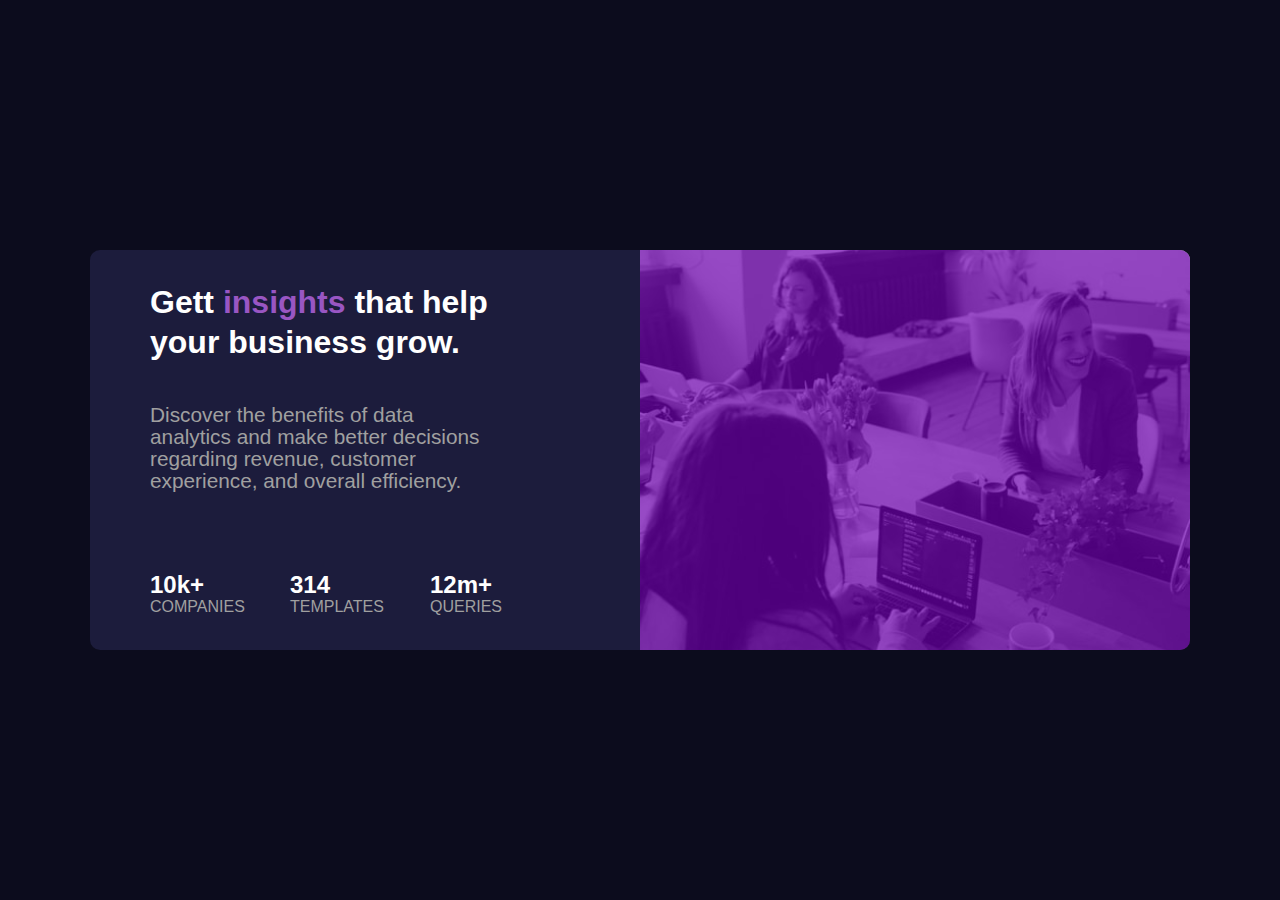
<file: index.html>
<!DOCTYPE html>
<html lang="en">

<head>
    <meta charset="UTF-8">
    <meta http-equiv="X-UA-Compatible" content="IE=edge">
    <meta name="viewport" content="width=device-width, initial-scale=1.0">
    <title>Card test</title>
    <link rel="stylesheet" href="style.css">
</head>

<body>
    <div class="container">
        <section class="card">
            <div class="left_column">
                <header>
                    <h2 id="title_card">Gett<span class="span"> insights </span>that help<br>your business grow.</h2>
                </header>
                <section class="card_details">
                    <p class="text_card">Discover the benefits of data analytics and make better decisions regarding
                        revenue, customer
                        experience, and overall efficiency. </p>
                </section>
                <footer class="footer_card">
                    <div class="footer_text_stats">
                        <p class="stats">10k+</p>
                        <p class="text_card_footer">COMPANIES</p>
                    </div>
                    <div class="footer_text_stats">
                        <p class="stats">314</p>
                        <p class="text_card_footer">TEMPLATES</p>
                    </div>
                    <div class="footer_text_stats">
                        <p class="stats">12m+</p>
                        <p class="text_card_footer">QUERIES</p>
                    </div>
                </footer>
            </div>
            <div class="rigth_column">
                
            </div>
        </section>
    </div>
</body>

</html>
</file>
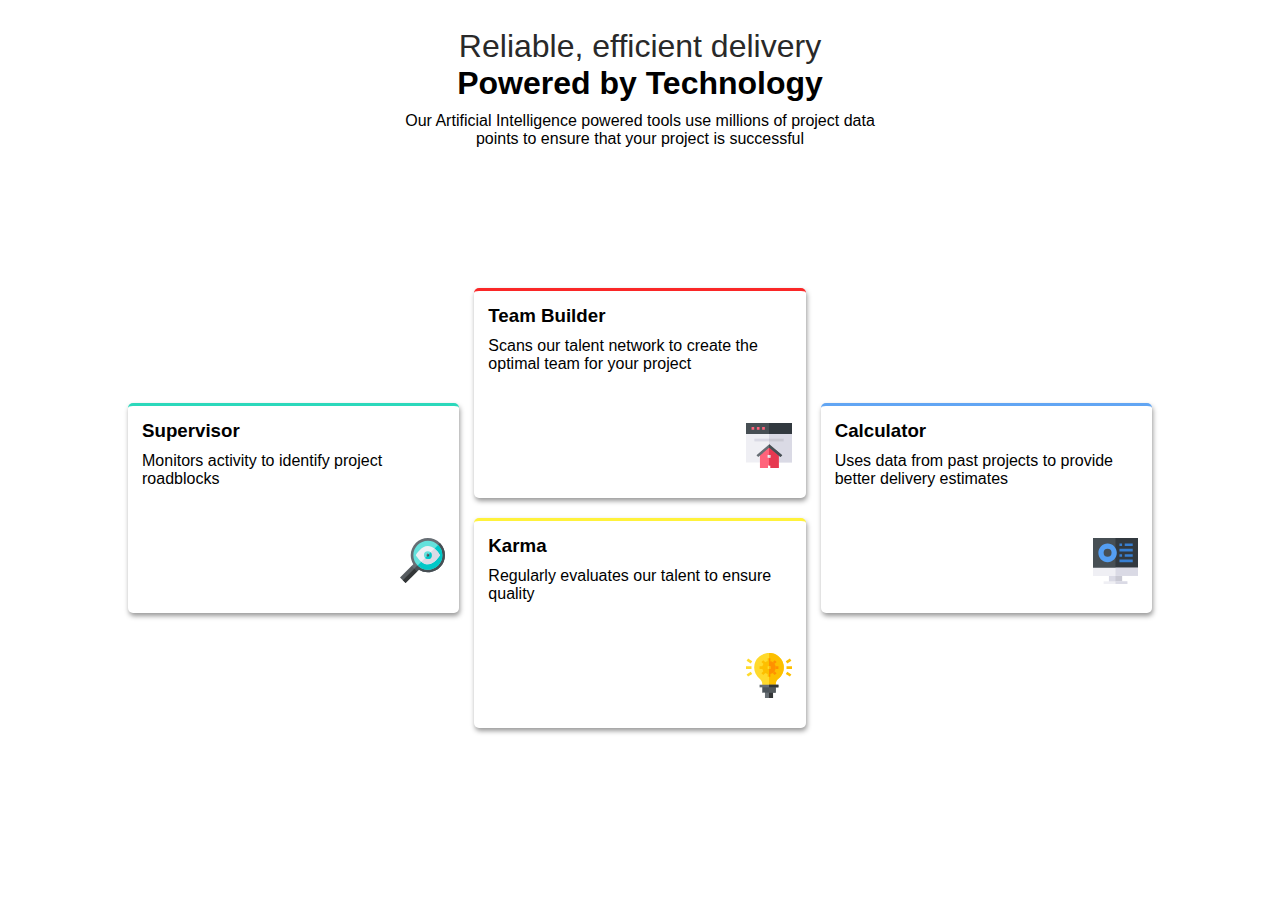
<file: card-four-components/index.html>
<!DOCTYPE html>
<html lang="en">

<head>
    <meta charset="UTF-8">
    <meta http-equiv="X-UA-Compatible" content="IE=edge">
    <meta name="viewport" content="width=device-width, initial-scale=1.0">
    <title>Cart 4 components</title>
    <link rel="stylesheet" href="style.css">
</head>

<body>
    <header>
        <h1>
            <span class="title_ligth">Reliable, efficient delivery</span><br>
            <span class="title_bold">Powered by Technology</span>
        </h1>
        <p class="subtitle">Our Artificial Intelligence powered tools use millions of project data<br>points to ensure that
            your project is successful
        </p>
    </header>
    <!-- container cards -->
    <section class="container">
        <!-- first column -->
        <div class="first_column">
            <section class="supervisor height_box">
                <h3>Supervisor</h3>
                <p>Monitors activity to identify project<br>roadblocks</p>
                <img src="images/icon-supervisor.svg" alt="">
            </section>
        </div>
        <!-- second column -->
        <div class="second_column">
            <section class="team_builder height_box">
                <h3>Team Builder</h3>
                <p>Scans our talent network to create the<br>optimal team for your project</p>
                <img src="images/icon-team-builder.svg" alt="">
            </section>

            <div class="second_column">
                <section class="karma height_box">
                    <h3>Karma</h3>
                    <p>Regularly evaluates our talent to ensure<br>quality</p>
                    <img src="images/icon-karma.svg" alt="">
                </section>
            </div>

        </div>

        <!-- three column -->
        <div class="three_column">
            <section class="calculator height_box">
                <h3>Calculator</h3>
                <p>Uses data from past projects to provide<br>better delivery estimates</p>
                <img src="images/icon-calculator.svg" alt="">
            </section>
        </div>
    </section>
</body>

</html>
</file>
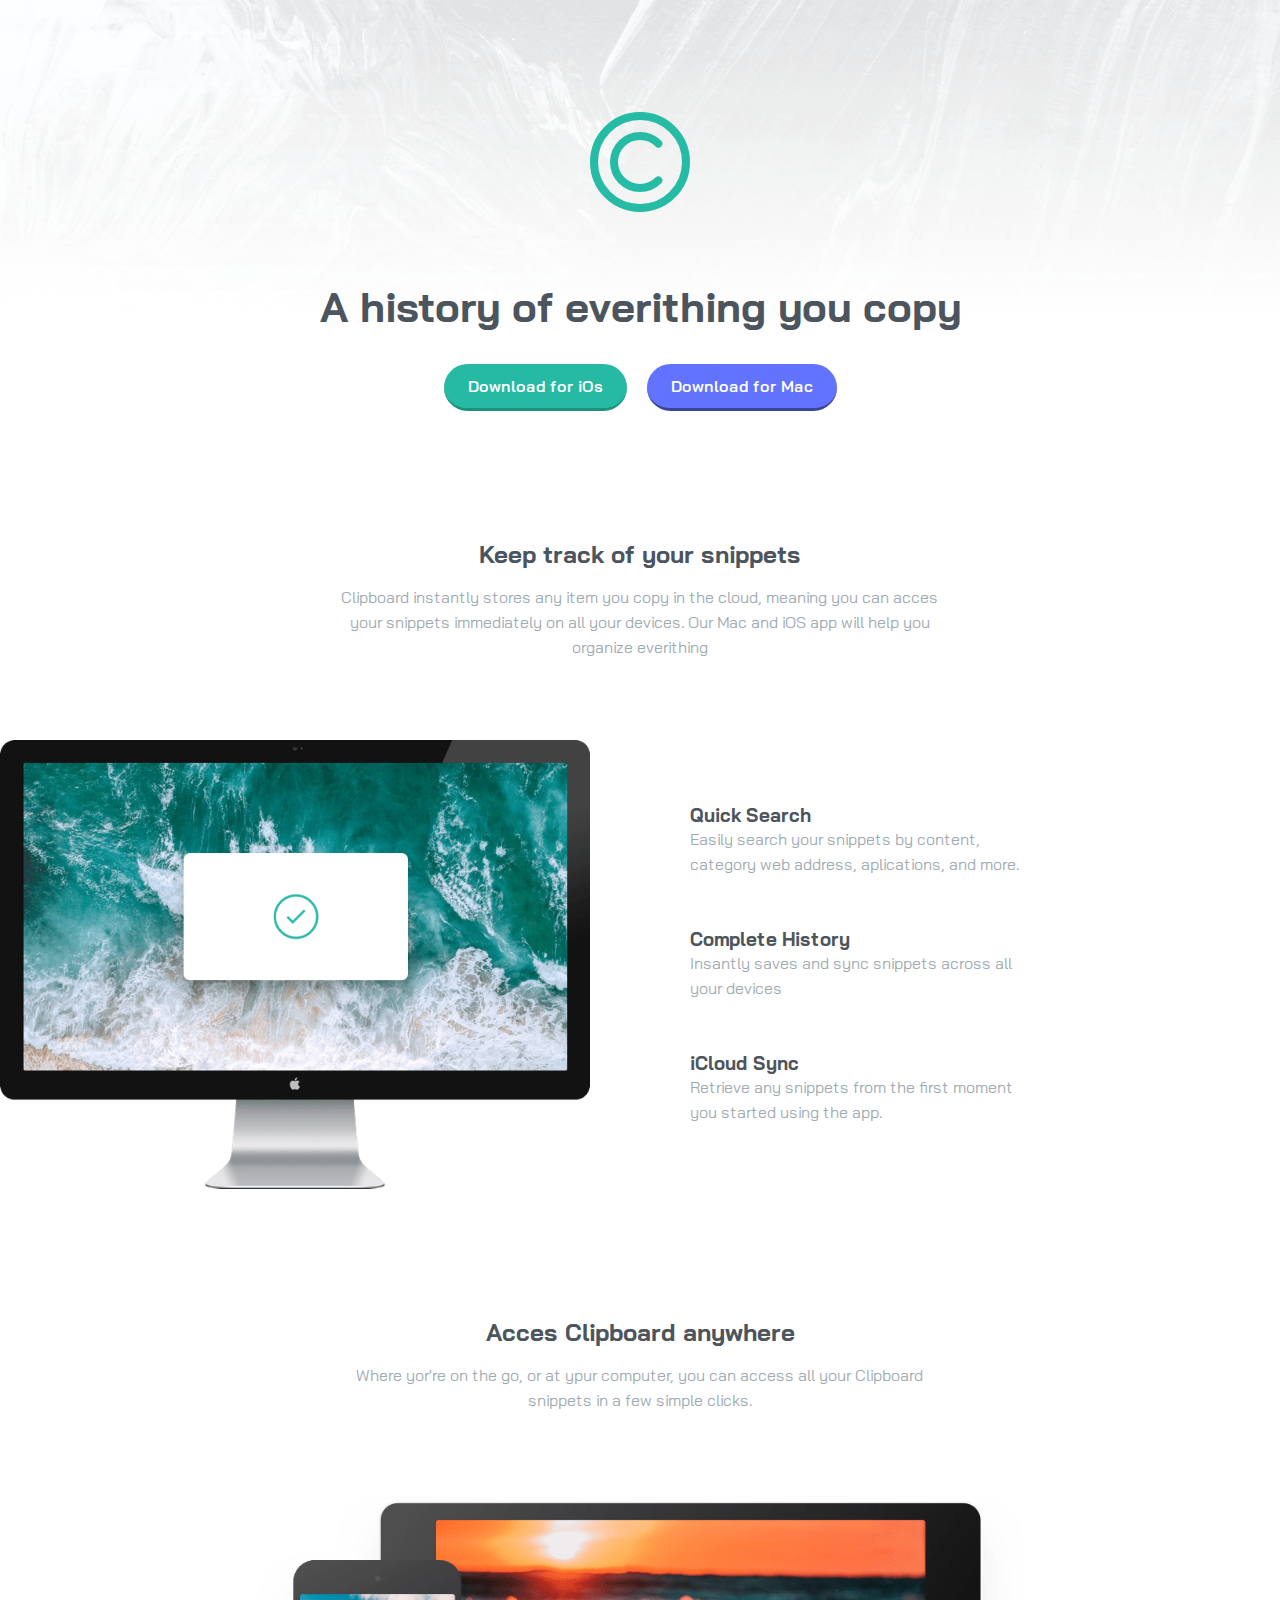
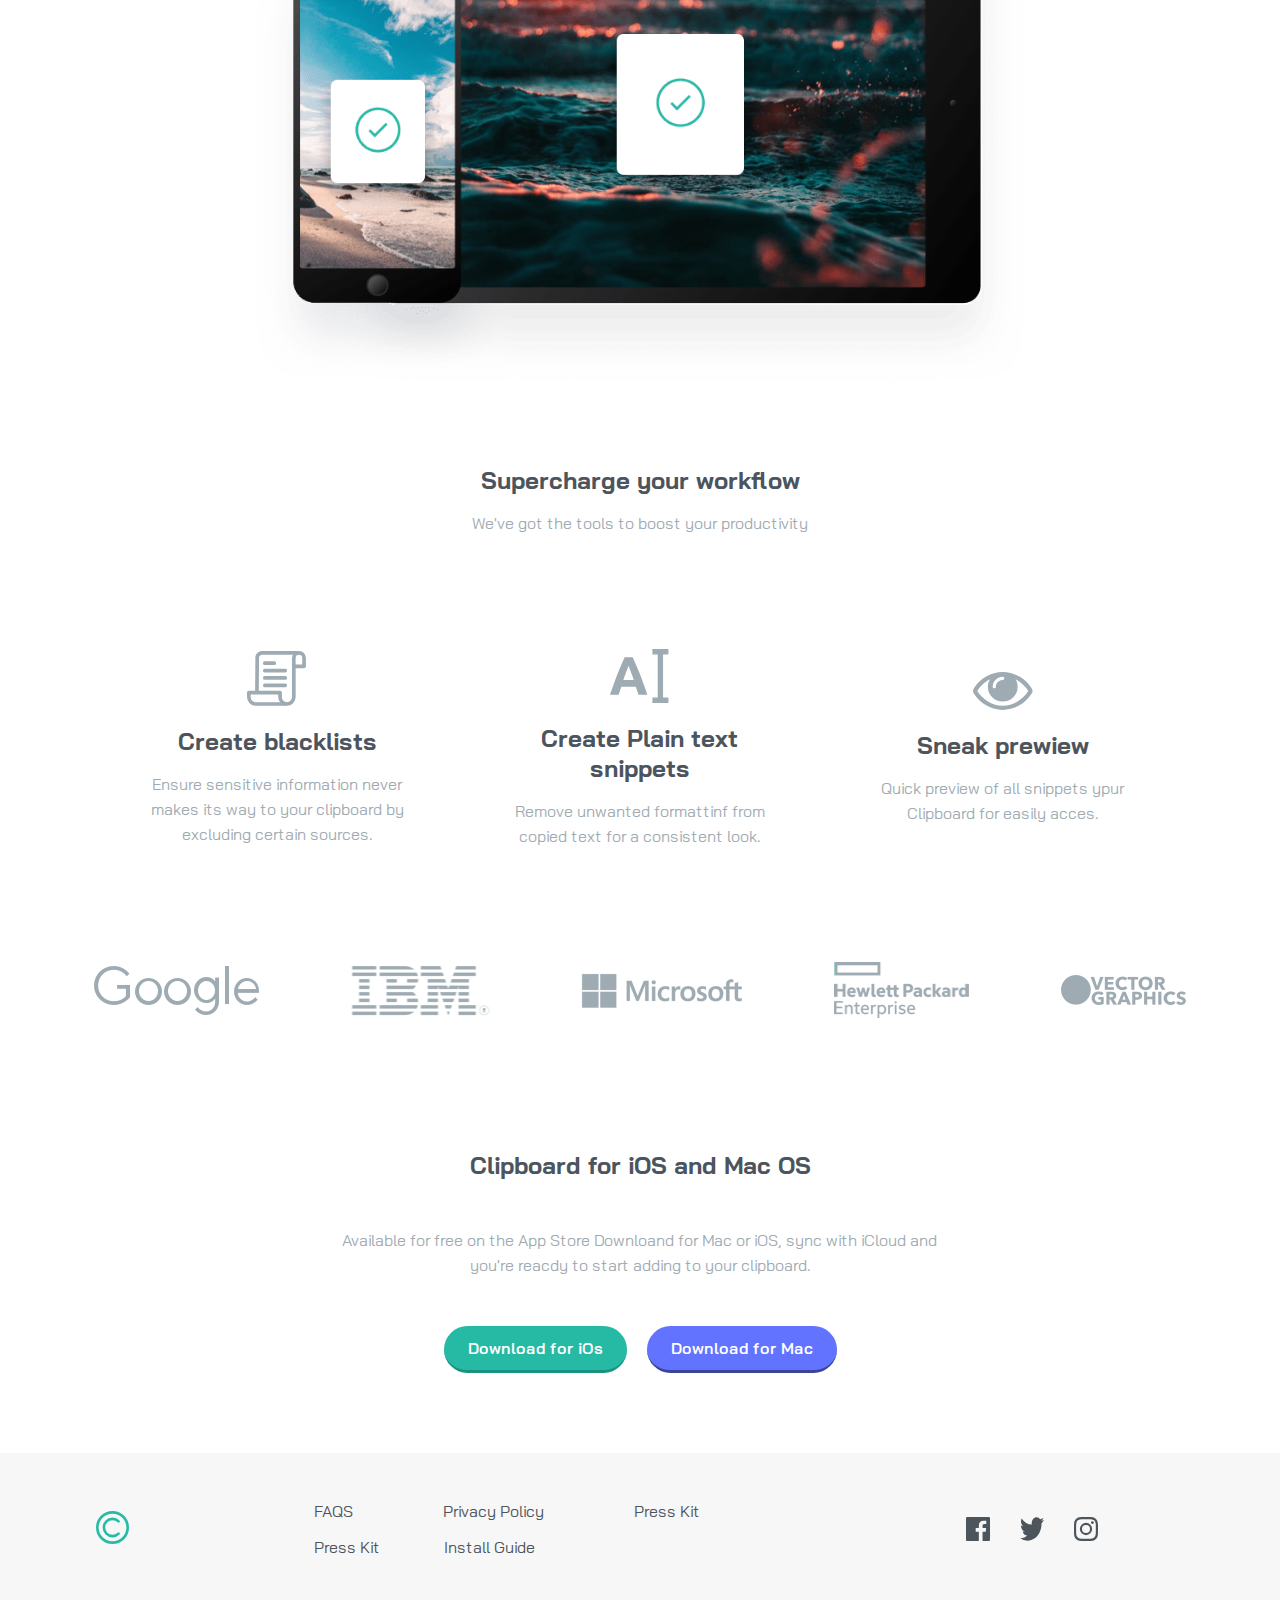
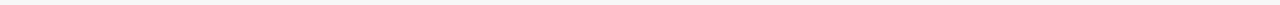
<file: clipboard-landing/index.html>
<!DOCTYPE html>
<html lang="en">

<head>
  <meta charset="UTF-8">
  <meta http-equiv="X-UA-Compatible" content="IE=edge">
  <meta name="viewport" content="width=device-width, initial-scale=1.0">
  <title>Clipboarding Landing Page</title>
  <link rel="stylesheet" href="style.css">
  <link rel="preconnect" href="https://fonts.googleapis.com">
  <link rel="preconnect" href="https://fonts.gstatic.com" crossorigin>
  <link href="https://fonts.googleapis.com/css2?family=Bai+Jamjuree:wght@400;600&display=swap" rel="stylesheet">
</head>

<body>
  <header class="header-container">
    <img src="images/logo.svg" alt="logo web" class="img-logo">
  </header>
  <main class="content-container">
    <section class="top-section">
      <h1 class="title">A history of everithing you copy</h1>
      <p class="subtitle"></p>
      <div class="buttons-download">
        <!--    <div><a class="btn-ios" href="#">Download for iOs</a></div>
    <div><a class="btn-mac" href="#">Download for Mac</a></div> -->
        <a class="btn-ios" href="#">Download for iOs</a>
        <a class="btn-mac" href="#">Download for Mac</a>
      </div>
    </section>
    <article class="text-information">
      <h2>Keep track of your snippets</h2>
      <p class="text-top text-align">Clipboard instantly stores any item you copy in the cloud, meaning you can
        acces<br>your snippets immediately on all your devices. Our Mac and iOS app will help you organize everithing
      </p>
    </article>
    <section class="sections">
      <div class="left-column columns">
        <img src="images/image-computer.png" alt="ilstration computer" class="img-computer">
      </div>
      <div class="rigth-column columns">
        <div>
          <h3>Quick Search</h3>
          <p class="text-content">Easily search your snippets by content, category web address, aplications,
            and more.</p>
        </div>
        <div>
          <h3>Complete History</h3>
          <p class="text-content">Insantly saves and sync snippets across all your devices</p>
        </div>
        <div>
          <h3>iCloud Sync</h3>
          <p class="text-content">Retrieve any snippets from the first moment you started using the app.</p>
        </div>
      </div>
    </section>
    <!-- section acces clipboard -->
    <article class="section-clipboard">
      <h2>Acces Clipboard anywhere</h2>
      <p class="text-top text-align">Where yor're on the go, or at ypur computer, you can access all your Clipboard<br>
        snippets in a few simple clicks.
      </p>
      <img src="images/image-devices.png" alt="ilustration devices" class="img-devices">
    </article>
    <!-- section supercharge -->
    <section class="supercharge-section">
      <h2 class="title-supercharge">Supercharge your workflow</h2>
      <p class="text-supercharge text-align">We've got the tools to boost your productivity</p>
      <section class="featured-container">
        <div class="box-one box">
          <img src="images/icon-blacklist.svg" alt="create backlists ilustration" class="icon-featured">
          <h2 class="title-featured">Create blacklists</h2>
          <p class="text-align">Ensure sensitive information never makes its way to your clipboard by excluding certain sources.</p>
        </div>

        <div class="box-two box">
          <img src="images/icon-text.svg" alt="snippets text ilustration" class="icon-featured">
          <h2 class="title-featured">Create Plain text snippets</h2>
          <p class="text-align">Remove unwanted formattinf from copied text for a consistent look.</p>
        </div>

        <div class="box-three box">
          <img src="images/icon-preview.svg" alt="create backlists ilustration" class="icon-featured">
          <h2 class="title-featured">Sneak prewiew</h2>
          <p class="text-align">Quick preview of all snippets ypur Clipboard for easily acces.</p>
        </div>
      </section>
    </section>
    <!-- section logos -->
    <section class="section-logos">
      <div>
        <img src="images/logo-google.png" alt="">
      </div>
      <div>
        <img src="images/logo-ibm.png" alt="">
      </div>
 <div>
  <img src="images/logo-microsoft.png" alt="">
 </div>
   <div>
    <img src="images/logo-hp.png" alt="">
   </div>
 <div>
  <img src="images/logo-vector-graphics.png" alt="">
 </div>
    </section>
    <!--  section before footer -->
    <article class="text-information">
      <h2>Clipboard for iOS and Mac OS</h2>
      <p class="text-bebore-footer text-align">Available for free on the App Store Downloand for Mac or iOS, sync with iCloud and you're reacdy to start adding to your clipboard.</p>
      <div class="buttons-download">
        <!--    <div><a class="btn-ios" href="#">Download for iOs</a></div>
    <div><a class="btn-mac" href="#">Download for Mac</a></div> -->
        <a class="btn-ios" href="#">Download for iOs</a>
        <a class="btn-mac" href="#">Download for Mac</a>
      </div>
    </section>
  </main>
  <footer class="footer-container">
<div class="box-footer-logo">
<img src="images/logo.svg" alt="logo footer" class="logo-footer">
</div>
<div class="box-menu-footer">
<nav class="menu-footer">
  <div class="container-menu">
    <ul class="first-menu">
      <li class="menu-item"><a href="#">FAQS</a></li>
    <li class="menu-item"><a href="#">Privacy Policy</a></li>
    <li class="menu-item"><a href="#">Press Kit</a></li>
    </ul>
  </div>
  <div class="container-menu">
    <ul class="second-menu">
    <li class="menu-item"><a href="#">Press Kit</a></li>
    <li class="menu-item"><a href="#">Install Guide</a></li>
  </ul>
  </div>
</nav>
</div>
<div class="box-icon-socials">
<img src="images/icon-facebook.svg" alt="link social facebok" class="social-icons">
<img src="images/icon-twitter.svg" alt="link social facebok" class="social-icons">
<img src="images/icon-instagram.svg" alt="link social instagram" class="social-icons">
</div>
  </footer>
</body>

</html>
</file>
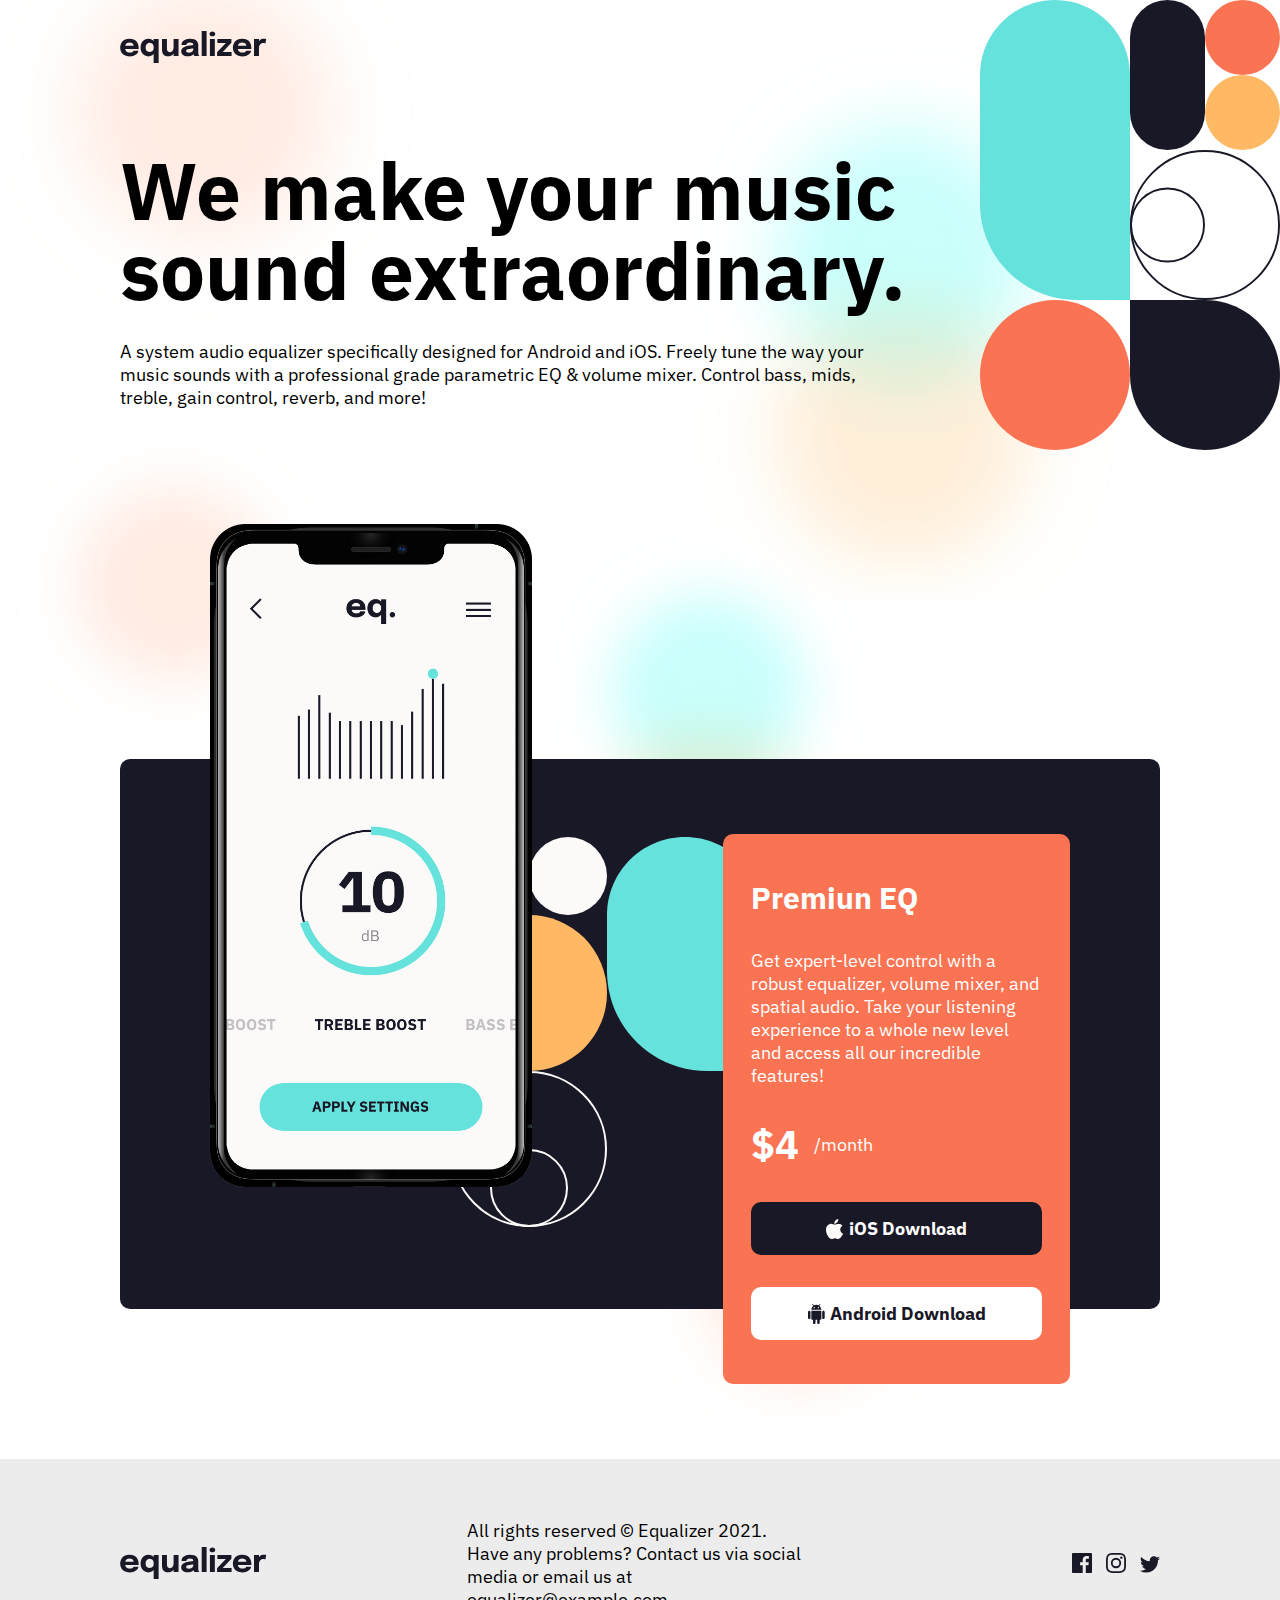
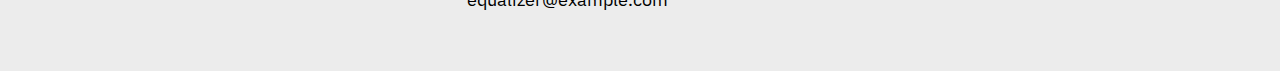
<file: Equalizer landing page/index.html>
<!DOCTYPE html>
<html lang="en">

<head>
    <meta charset="UTF-8">
    <meta http-equiv="X-UA-Compatible" content="IE=edge">
    <meta name="viewport" content="width=device-width, initial-scale=1.0">
    <title>Equalizer landing page</title>
    <link rel="stylesheet" href="style.css">
    <link rel="preconnect" href="https://fonts.googleapis.com">
    <link rel="preconnect" href="https://fonts.gstatic.com" crossorigin>
    <link href="https://fonts.googleapis.com/css2?family=IBM+Plex+Sans:wght@300;400;700&display=swap" rel="stylesheet">
</head>

<body>
    <header class="header">
        <div class="header__logo">
            <img src="images/logo.svg" alt="logo header" class="header__logo--img">
        </div>
        <div class="header__background--image-one"></div>
    </header>
    <main class="main-container">
        <section class="show-case-container">
            <h1 class="title">We make your music sound extraordinary.</h1>
            <p class="text-show-case"> A system audio equalizer specifically designed for Android and iOS.
                Freely tune the way your music sounds with a professional grade
                parametric EQ & volume mixer. Control bass, mids, treble, gain
                control, reverb, and more!</p>
        </section>
        <section class="container-ilustraation-app">
            <div class="background-container-app">
                <div class="bg-ilustration-app">
<img src="images/illustration-app.png" alt="ilustration equalizer web" class="ilustration-app-img">
                </div>
                <div class="bg-pattern-img">
<img src="images/bg-pattern-2.svg" alt="" class="bg-pattern">
                </div>
                <div class="box-premium-eq">
                    <h2>Premiun EQ</h2>
                    <p class="text-premiun-eq">Get expert-level control with a robust equalizer, volume mixer, and
                        spatial audio. Take your listening experience to a whole new level and access all our incredible
                        features!</p>
                    <section class="section-price">
                        <h3>$4</h3><span>/month</span>
                    </section>
                    <a href="#" class="btn btn-ios"><img src="images/icon-apple.svg" alt="Apple Icon" class="icon-btn"/>iOS Download</a>
                    <a href="#" class="btn btn-android"><img src="images/icon-android.svg" alt="Apple Icon" class="icon-btn" />Android Download</a>
                </div>
            </div>
        </section>
    </main>
    <footer class="footer footer-container">
        <div class="box-footer footer__box-logo">
            <img src="images/logo.svg" alt="logo equalizer site" class="footer__logo">
        </div> 
        <div class="box-footer footer__box-copyrigth">
<p>All rights reserved © Equalizer 2021.</p><p>Have any problems? Contact us via social media or email us at equalizer@example.com</p>
        </div>
        <div class="box-footer footer__box-social-icons">
            <a href="#"><img src="images/icon-facebook.svg"></a>
            <a href="#"><img src="images/icon-instagram.svg"></a>
            <a href="#"><img src="images/icon-twitter.svg"></a>
        </div>
    </footer>
</body>

</html>
</file>
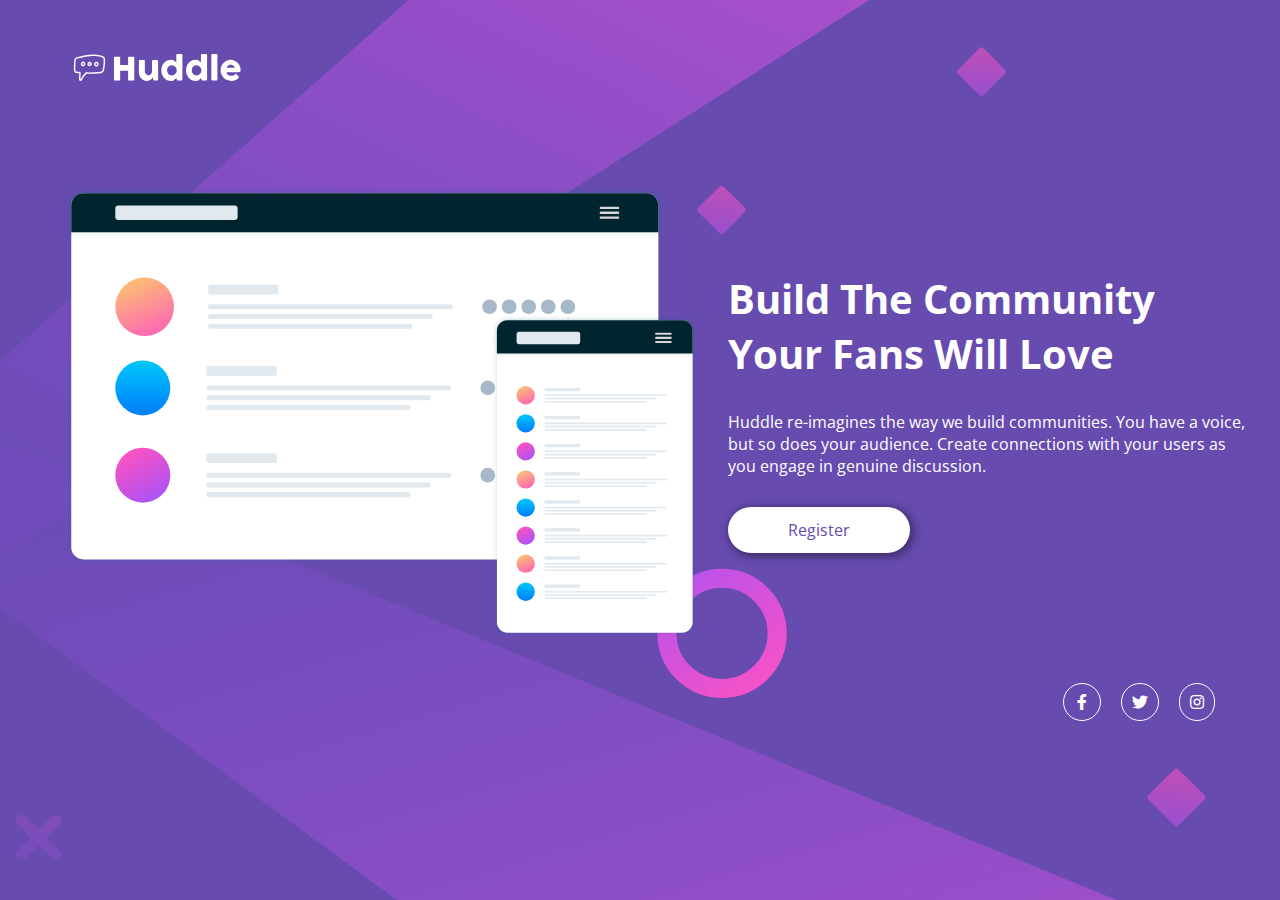
<file: huddle-landig-page/index.html>
<!DOCTYPE html>
<html lang="en">
<head>
    <meta charset="UTF-8">
    <meta http-equiv="X-UA-Compatible" content="IE=edge">
    <meta name="viewport" content="width=device-width, initial-scale=1.0">
    <title>Huddle Laning Page</title>
    <link rel="stylesheet" href="style.css">
    <!-- import icons -->
    <link rel="stylesheet" href="https://cdnjs.cloudflare.com/ajax/libs/font-awesome/5.15.3/css/all.min.css">
    <!-- import fonts -->
    <link rel="preconnect" href="https://fonts.googleapis.com">
<link rel="preconnect" href="https://fonts.gstatic.com" crossorigin>
<link href="https://fonts.googleapis.com/css2?family=Open+Sans&family=Poppins:wght@400;600&display=swap" rel="stylesheet">
</head>
<body>
    <header class="header__container">
        <img src="images/logo.svg" alt="logo web" class="header__container--logo">
    </header>
    <main class="main__container">
<section class="sections">
    <div class="row__left">
        <img src="images/illustration-mockups.svg" alt="ilustration image" class="img__mockup">
    </div>
    <div class="row__left">
        <h1>Build The Community Your Fans Will Love</h1>
        <p>Huddle re-imagines the way we build communities. You have a voice, but so does your audience. Create connections with your users as you engage in genuine discussion.</p>
        <a class="btn__register" href="#">Register</a>
    </div>
</section>
    </main>
    <footer>
        <div class="container-footer">
         <div class="social-icons">
             <div class="box-icon"><a href="#"><i class="fab fa-facebook-f" aria-hidden="false"></i></a></div>
             <div class="box-icon"><a href="#"><i class="fab fa-twitter" aria-hidden="false"></i></a></div>
             <div class="box-icon"><a href="#"><i class="fab fa-instagram" aria-hidden="false"></i></a></div>
         </div>
     </footer>
</body>
</html>
</file>
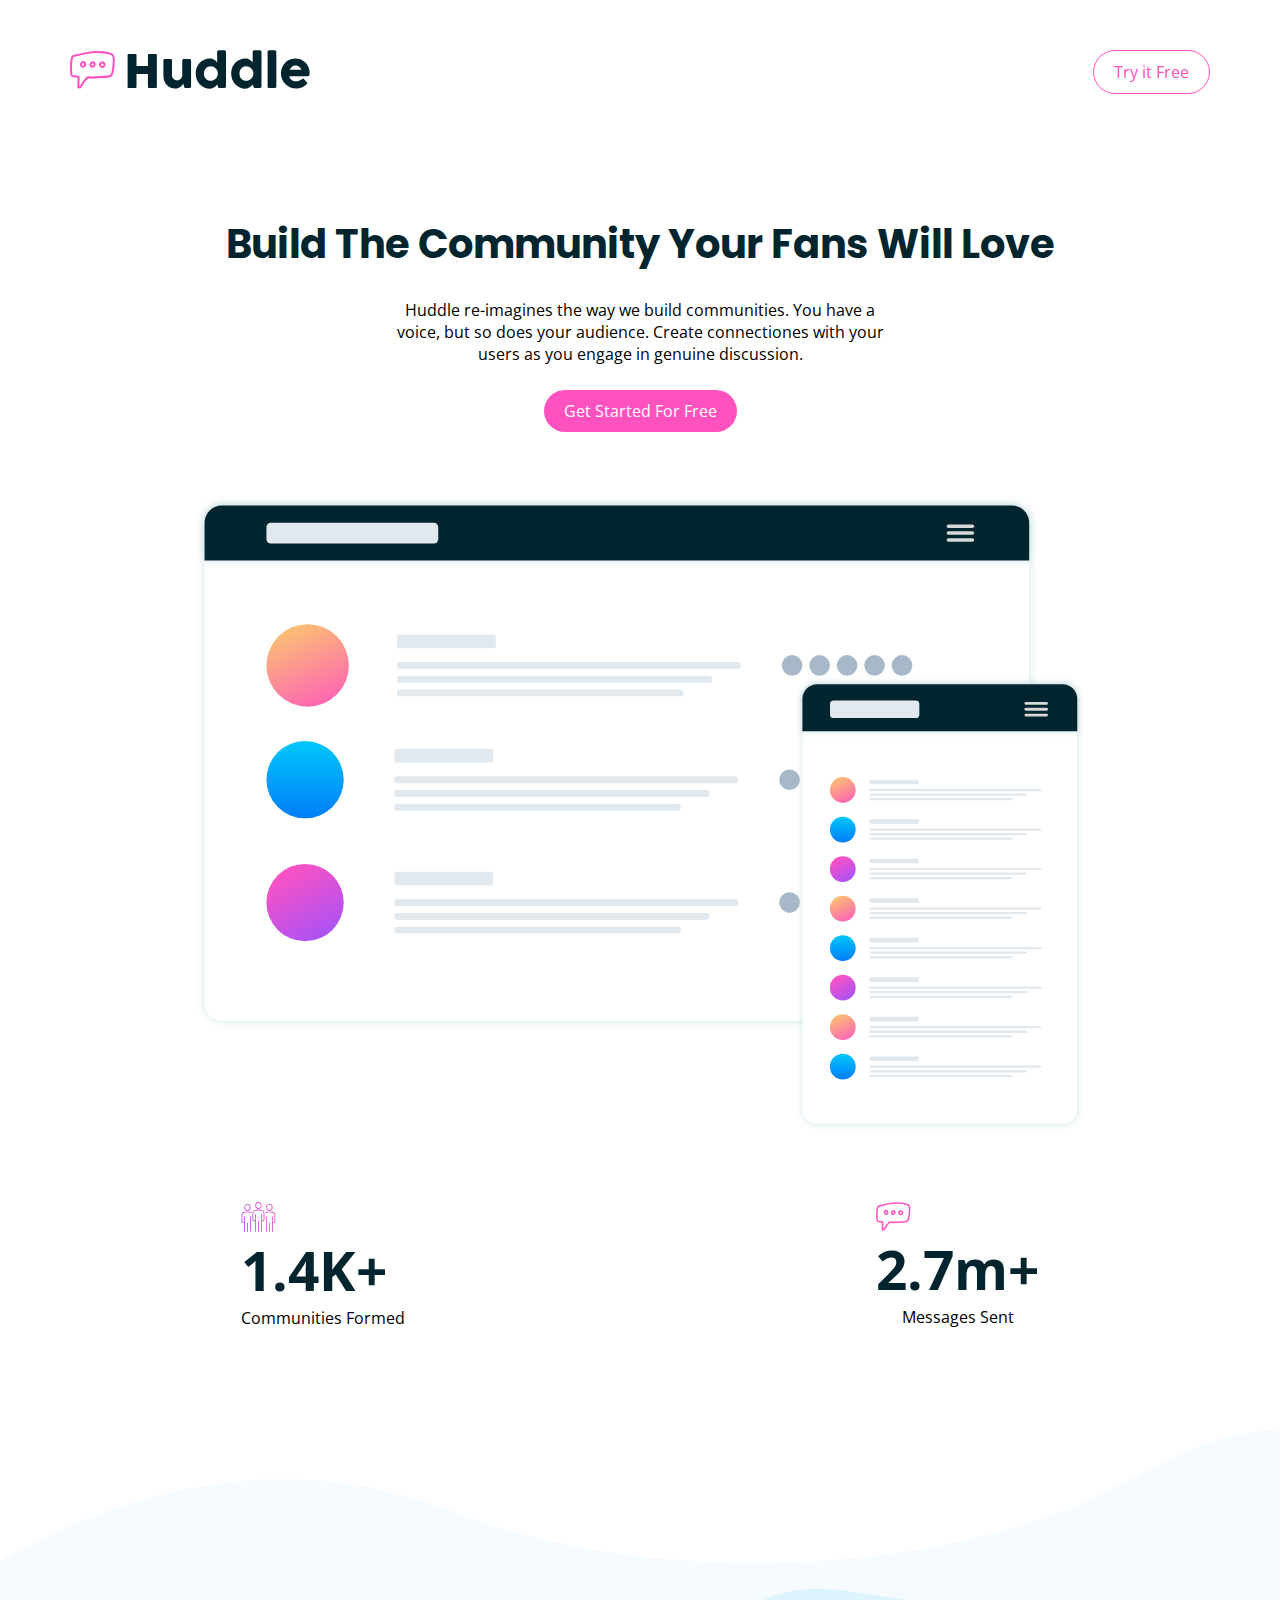
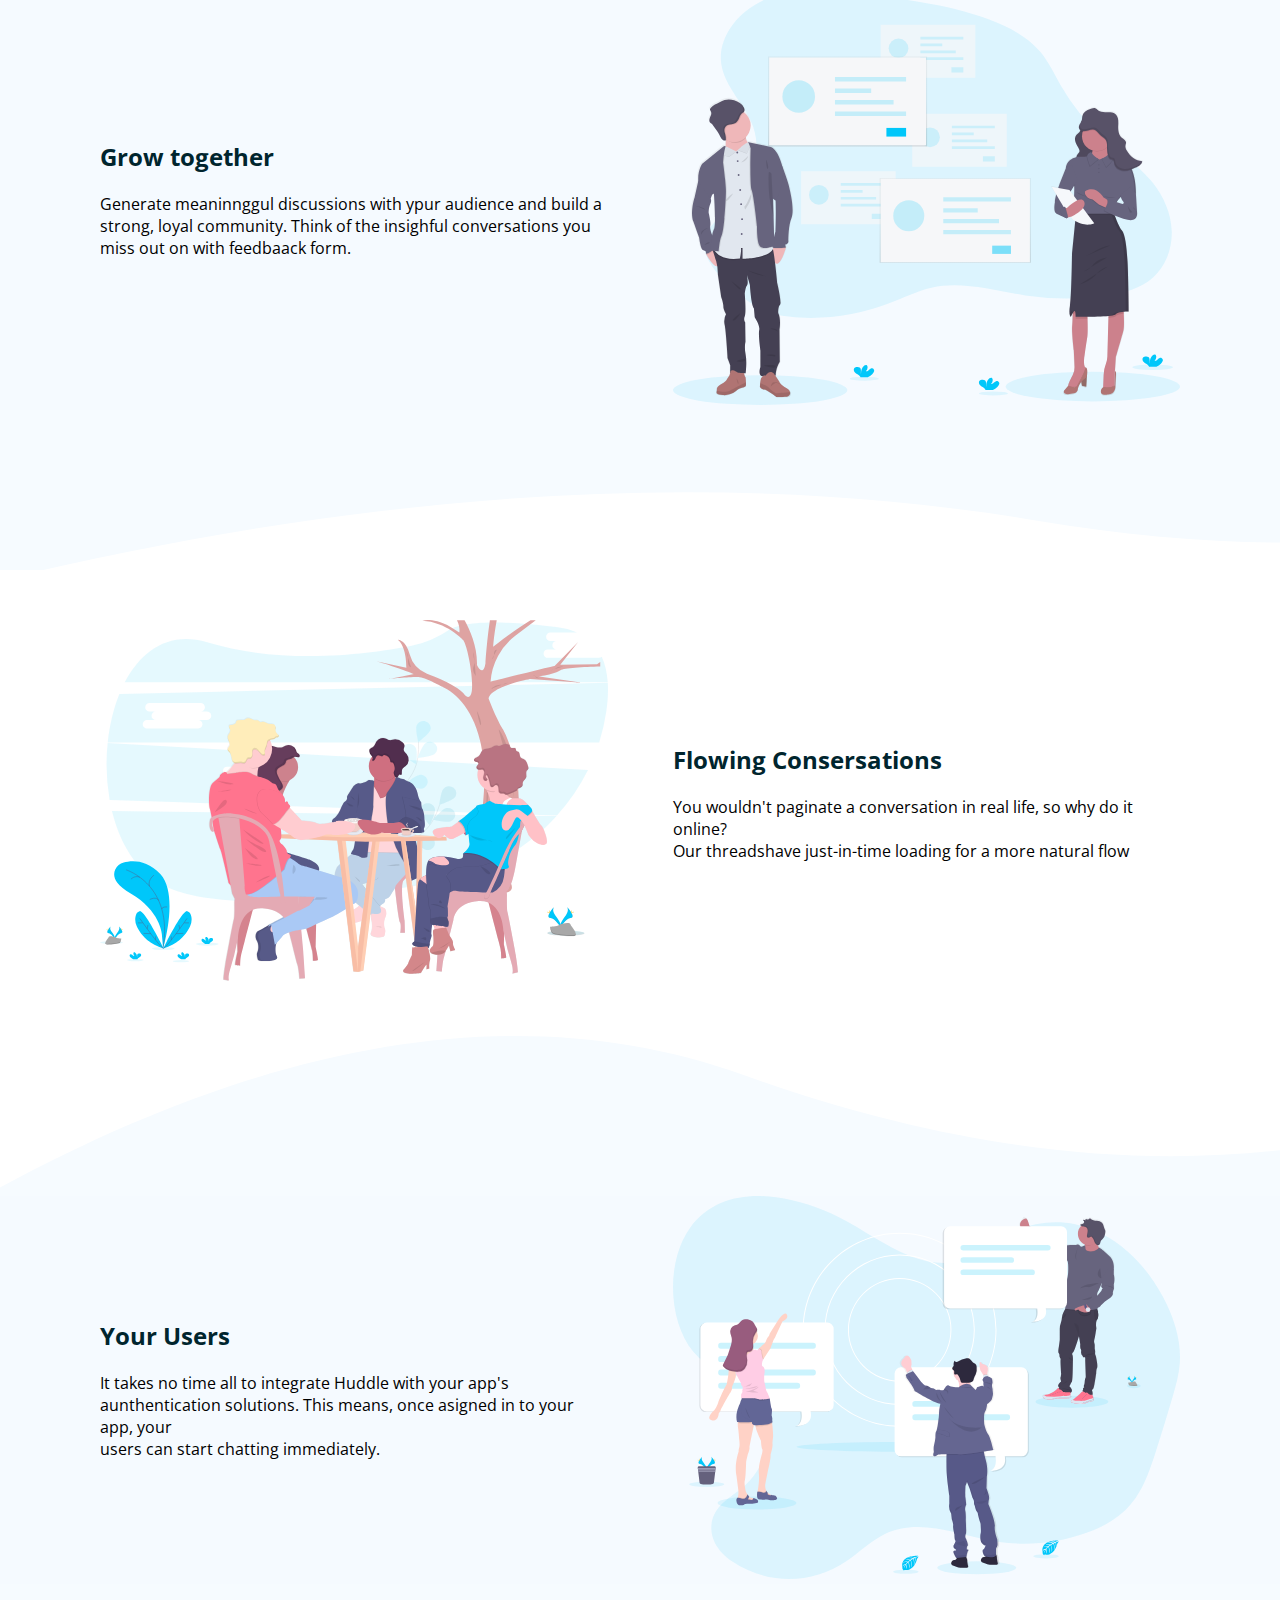
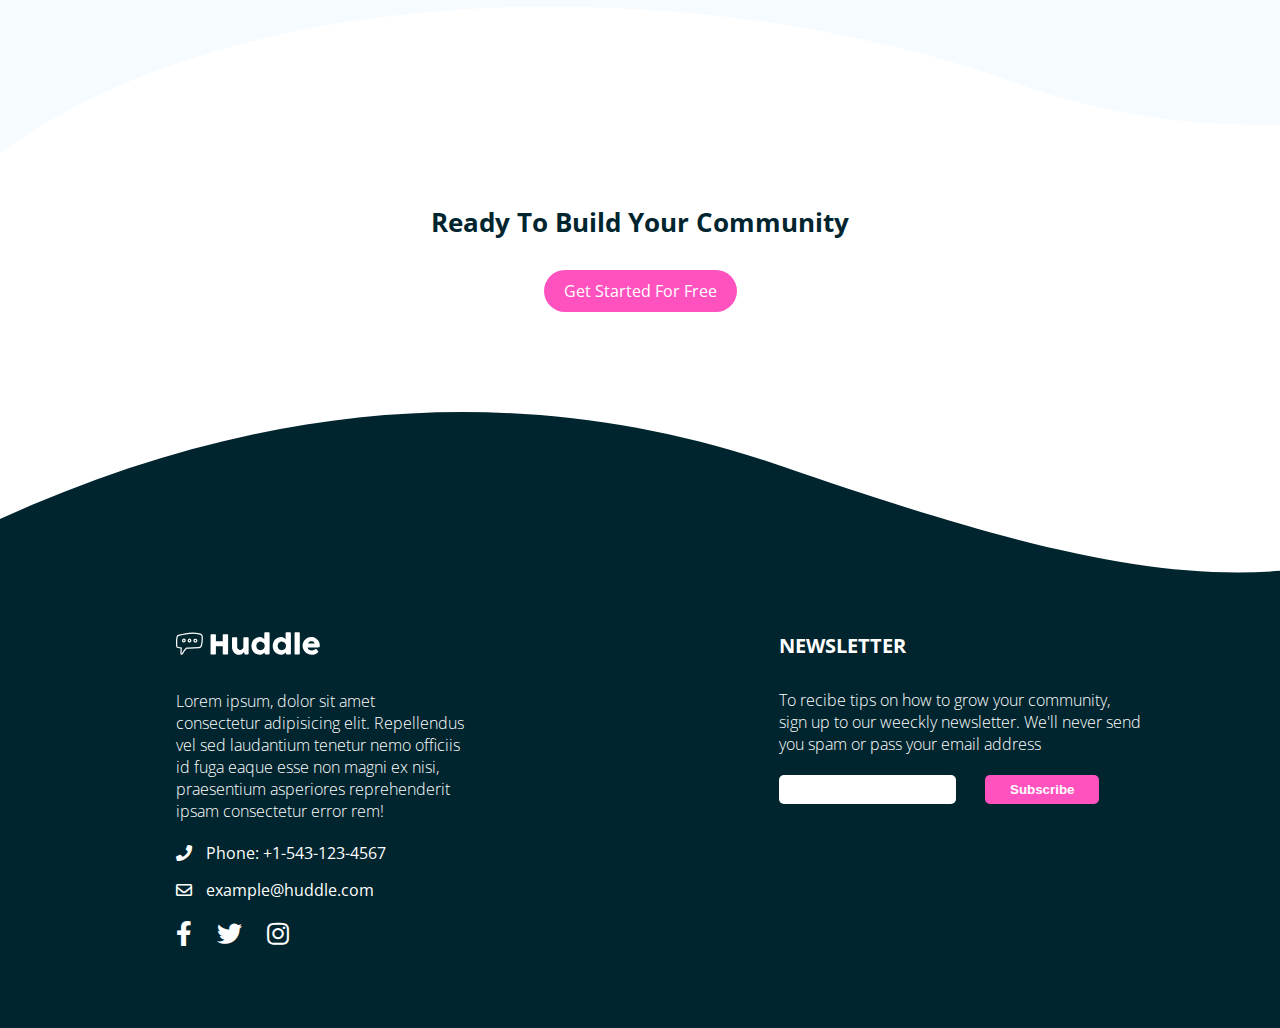
<file: huddle-landing-page-curves/index.html>
<!DOCTYPE html>
<html lang="en">

<head>
    <meta charset="UTF-8">
    <meta http-equiv="X-UA-Compatible" content="IE=edge">
    <meta name="viewport" content="width=device-width, initial-scale=1.0">
    <link rel="stylesheet" href="style.css">
    <link rel="preconnect" href="https://fonts.googleapis.com">
    <link rel="preconnect" href="https://fonts.gstatic.com" crossorigin>
    <link
        href="https://fonts.googleapis.com/css2?family=Open+Sans:wght@300;400;500;600;700&family=Poppins:wght@700&display=swap"
        rel="stylesheet">
        <link rel="stylesheet" href="https://cdnjs.cloudflare.com/ajax/libs/font-awesome/5.15.4/css/all.min.css" integrity="sha512-1ycn6IcaQQ40/MKBW2W4Rhis/DbILU74C1vSrLJxCq57o941Ym01SwNsOMqvEBFlcgUa6xLiPY/NS5R+E6ztJQ==" crossorigin="anonymous" referrerpolicy="no-referrer" />
    <title>Huddle landing Page Curves</title>
</head>

<body>
    <header>
        <div class="box-logo-header">
            <img src="images/logo.svg" alt="logo web" class="logo">
        </div>
        <div class="box-btn-header">
            <a id="btn-header" href="#">Try it Free</a>
        </div>
    </header>
    <section class="container-first-section">
        <div>
            <h1 class="title">Build The Community Your Fans Will Love</h1>
            <p class="text-first-section">Huddle re-imagines the way we build communities. You have a<br>voice, but so
                does
                your audience. Create connectiones with your<br>users as you engage in genuine discussion.</p>
            <a class="btn" href="#">Get Started For Free</a>
        </div>
        <div>
            <img src="images/screen-mockups.svg" alt="image mockup" class="image-mockup">
            <section class="container-stats">
                <div class="box-stats">
                    <img src="images/icon-communities.svg" alt="icono communities" class="icon-first-section">
                    <span>1.4K+</span>
                    <p>Communities Formed</p>
                </div>

                <div>
                    <div class="box-stats">
                        <img src="images/icon-messages.svg" alt="icono communities" class="icon-first-section">
                        <span>2.7m+</span>
                        <p>Messages Sent</p>
                    </div>
                </div>
            </section>
        </div>
    </section>
    <div class="ondulates-images-top"></div> <!-- background images ondulates -->
    <!-- second section -->
    <section class="container-second-section container">
        <div class="left-column">
            <h2>Grow together</h2>
            <p>Generate meaninnggul discussions with ypur audience and build a<br>strong, loyal community. Think of the
                insighful conversations you<br>miss out on with feedbaack form.</p>
        </div>

        <div class="right-column">
            <img src="images/illustration-grow-together.svg" alt="image grow together" class="img-site-rigth">
        </div>
    </section>
    <div class="ondulates-images-bottom"></div>
    <!-- three section -->
    <section class="container-three-section container">
        <div class="left-column">
            <img src="images/illustration-flowing-conversation.svg" alt="ilustration conversation"
                class="img-site-left">
        </div>
        <div class="rigth-column">
            <h2>Flowing Consersations</h2>
            <p>You wouldn't paginate a conversation in real life, so why do it online?<br>
                Our threadshave just-in-time loading for a more natural flow</p>
        </div>
    </section>
    <!-- four section -->
    <div class="four-section-ondulates-top"></div> <!-- background images ondulates -->
    <section class="four-section-container container">
        <div class="left-column">
            <h2>Your Users</h2>
            <p>It takes no time all to integrate Huddle with your app's<br>aunthentication solutions. This means, once
                asigned in to your app, your<br>users can start chatting immediately.</p>
        </div>
        <div class="right-column">
            <img src="images/illustration-your-users.svg" alt="ilustration users" class="img-site-rigth">
        </div>
    </section>
    <div class="four-section-ondulates-bottom"></div>
<section class="five-section-container">
    <h3>Ready To Build Your Community</h3>
<a class="btn-before-footer" href="#">Get Started For Free</a>
</section>
<!-- footer -->
<div class="top-ondulates-footer"></div>
<footer>
    <div class="footer-container">
        <div class="footer-column left-column-footer">
            <img src="images/logo.svg" alt="logo footer" class="logo-footer">
            <p class="text-footer">Lorem ipsum, dolor sit amet<br>consectetur adipisicing elit. Repellendus<br>vel sed laudantium tenetur nemo officiis<br>id fuga eaque esse non magni ex nisi,<br>praesentium asperiores reprehenderit<br>ipsam consectetur error rem!</p>
            <div class="icons-contact-footer">
                <div class="icon tel">
                    <i class="fas fa-phone icons-footer"></i>
                    <span id="phone-text">Phone: +1-543-123-4567</span>
                  </div>
                  <div class="icon email">
                    <i class="far fa-envelope icons-footer"></i>
                    <span id="mail-text">example@huddle.com</span>
                  </div>
            </div>
            <div class="social-icons">
                <div class="box-icon"><a href="#"><i class="fab fa-facebook-f"></i></a></div>
                <div class="box-icon"><a href="#"><i class="fab fa-twitter"></i></a></div>
                <div class="box-icon"><a href="#"><i class="fab fa-instagram"></i></a></div>   
            </div>
        </div>
    
        <div class="footer-column rigth-column-footer">
    <h4>NEWSLETTER</h4>
    <p class="text-footer">To recibe tips on how to grow your community,<br>sign up to our weeckly newsletter. We'll never send<br>
    you spam or pass your email address</p>
    <form action="subscribe">
        <input type="text" name="user" id="user">
        <button id="btn-form">Subscribe</button>
      </form>
        </div>
    </div>
</footer>
</body>
</html>
</file>
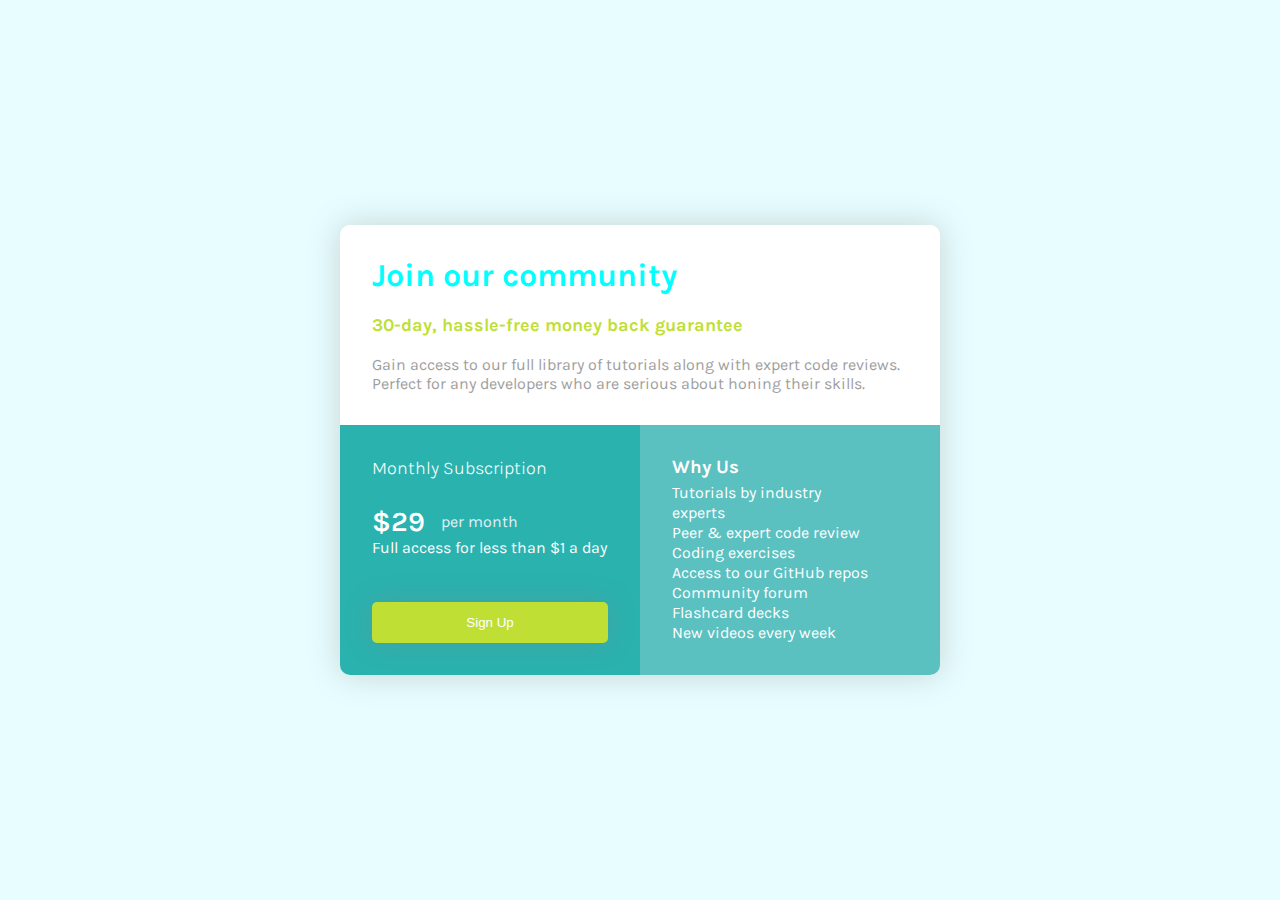
<file: price grid section/index.html>
<!DOCTYPE html>
<html lang="en">
<head>
    <meta charset="UTF-8">
    <meta http-equiv="X-UA-Compatible" content="IE=edge">
    <meta name="viewport" content="width=device-width, initial-scale=1.0">
    <link rel="stylesheet" href="style.css">
    <link rel="preconnect" href="https://fonts.googleapis.com">
    <link rel="preconnect" href="https://fonts.gstatic.com" crossorigin>
    <link href="https://fonts.googleapis.com/css2?family=Karla:ital,wght@0,200;0,300;1,200;1,400&display=swap" rel="stylesheet">
    <title>Single price grid component</title>
</head>
<body>
    <section class="container">
    <div class="box-header">
        <h1 class="title">Join our community</h1>
        <h2 class="subtitle">30-day, hassle-free money back guarantee</h2>
        <p class="text-card">Gain access to our full library of tutorials along with expert code reviews. Perfect for any developers who are serious about honing their skills.</p>
    </div>
    <div class="box-left">
        <span class="suscription">Monthly Subscription</span>
       <div class="section-price-month">
        <p id="month"><span class="price">$29</span>per month</p>
        <p id="text-full-access">Full access for less than $1 a day</p>
       </div>
       <button class="button">Sign Up</button>
    </div>

<div class="box-rigth">
<h3>Why Us</h3>
<div class="content">
   <p>Tutorials by industry experts</p>
   <p>Peer & expert code review</p>
   <p>Coding exercises</p>
   <p>Access to our GitHub repos</p>
   <p>Community forum</p>
   <p>Flashcard decks</p>
   <p>New videos every week</p>
</div>
    </section>
</body>
</html>
</file>
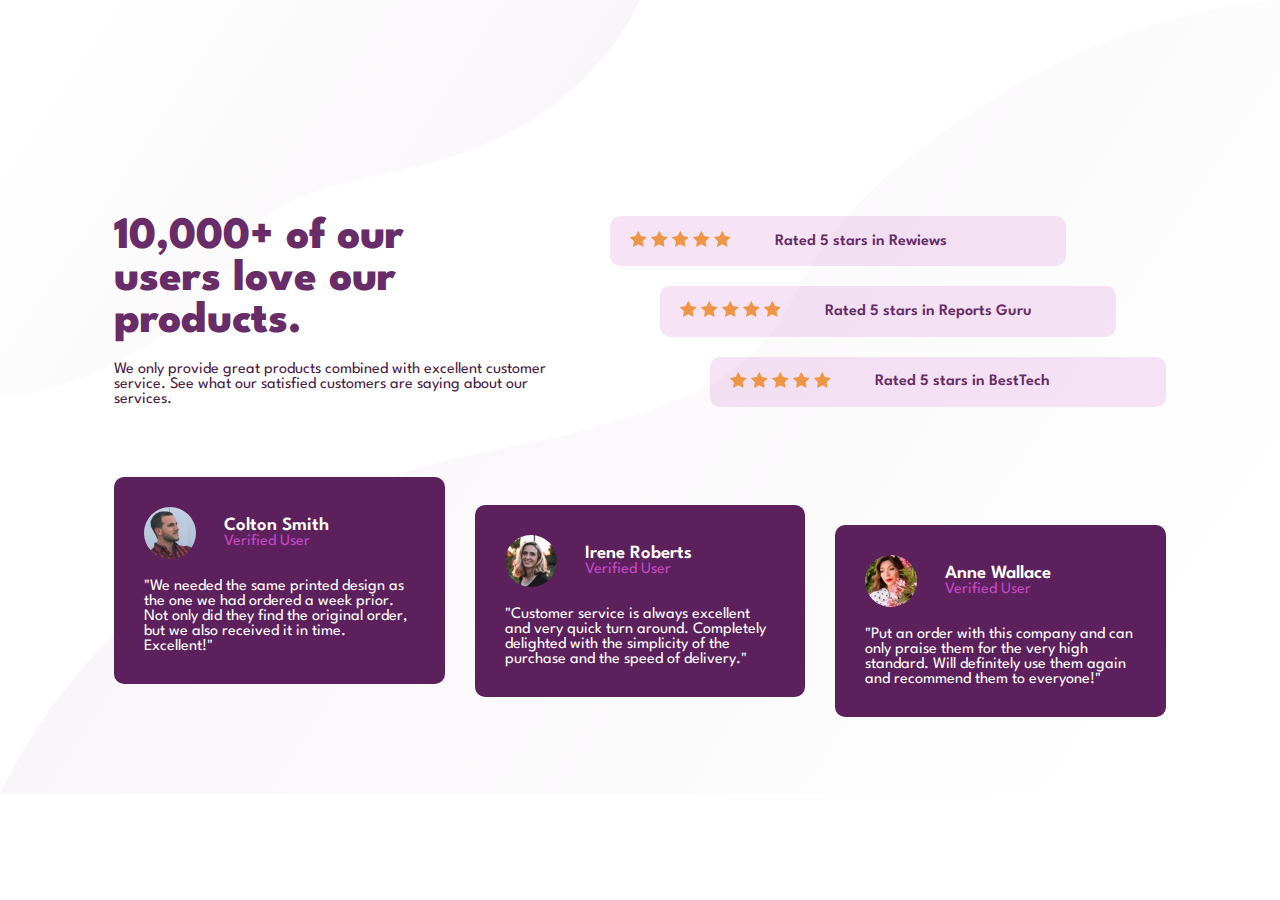
<file: social-prof-section/index.html>
<!DOCTYPE html>
<html lang="en">

<head>
    <meta charset="UTF-8">
    <meta http-equiv="X-UA-Compatible" content="IE=edge">
    <meta name="viewport" content="width=device-width, initial-scale=1.0">
    <title>social profile rewiews</title>
    <link rel="stylesheet" href="style.css">
    <link rel="preconnect" href="https://fonts.googleapis.com">
    <link rel="preconnect" href="https://fonts.googleapis.com">
    <link rel="preconnect" href="https://fonts.gstatic.com" crossorigin>
    <link href="https://fonts.googleapis.com/css2?family=Spartan:wght@200;400;600;700;800&display=swap"
        rel="stylesheet">
</head>

<body>
    <main class="container">
    <section class="first_section">
        <div id="column_one">
            <h1>10,000+ of our<br>users love our products.</h1>
            <p id="texto_first_column"> We only provide great products combined with excellent customer service.
                See what our satisfied customers are saying about our services.</p>
        </div>

        <div id="column_two">
            <div class="rating_box_one box">
                <div class="rating_box">
                    <img src="images/icon-star.svg" alt="icon star photo" class="icon_star">
                    <img src="images/icon-star.svg" alt="icon star photo" class="icon_star">
                    <img src="images/icon-star.svg" alt="icon star photo" class="icon_star">
                    <img src="images/icon-star.svg" alt="icon star photo" class="icon_star">
                    <img src="images/icon-star.svg" alt="icon star photo" class="icon_star">

                </div>
              <div><p>Rated 5 stars in Rewiews</p></div>
            </div>

            <div class="rating_box_two box">
                <div class="rating_box">
                    <img src="images/icon-star.svg" alt="icon star photo" class="icon_star">
                    <img src="images/icon-star.svg" alt="icon star photo" class="icon_star">
                    <img src="images/icon-star.svg" alt="icon star photo" class="icon_star">
                    <img src="images/icon-star.svg" alt="icon star photo" class="icon_star">
                    <img src="images/icon-star.svg" alt="icon star photo" class="icon_star">
                </div>
            <div><p>Rated 5 stars in Reports Guru</p></div>
            </div>

            <div class="rating_box_three box">
                <div class="rating_box">
                    <img src="images/icon-star.svg" alt="icon star photo" class="icon_star">
                    <img src="images/icon-star.svg" alt="icon star photo" class="icon_star">
                    <img src="images/icon-star.svg" alt="icon star photo" class="icon_star">
                    <img src="images/icon-star.svg" alt="icon star photo" class="icon_star">
                    <img src="images/icon-star.svg" alt="icon star photo" class="icon_star">
                </div>
            <div><p>Rated 5 stars in BestTech</p></div>
            </div>
        </div>
    </section>
    <section id="second_section">
        <div class="testimonial_one box_testimonial">
            <header class="header_card">
                <img src="images/image-colton.jpg" alt="photo testimonials" class="avatar">
                <div class="info_user">
                    <h3>Colton Smith</h3>
                    <span>Verified User</span>
                </div>
            </header>
            <section class="testimonial_text">
                <p>"We needed the same printed design as the one we had ordered a week prior. Not only did they find the
                    original order, but we also received it in time. Excellent!"</p>
            </section>
        </div>

        <div class="testimonial_two box_testimonial">
            <header class="header_card">
                <img src="images/image-irene.jpg" alt="photo testimonials" class="avatar">
                <div class="info_user">
                    <h3>Irene Roberts</h3>
                    <span>Verified User</span>
                </div>
            </header>
            <section class="testimonial_text">
                <blockquote>
                    <p>"Customer service is always excellent and very quick turn around. Completely delighted with the simplicity of the purchase and the speed of delivery."</p>
                </blockquote>
            </section>
        </div>

        <div class="testimonial_three box_testimonial">
            <header class="header_card">
                <img src="images/image-anne.jpg" alt="photo testimonials" class="avatar">
                <div class="info_user">
                    <h3>Anne Wallace</h3>
                    <span>Verified User</span>
                </div>
            </header>
            <section class="testimonial_text">
                <blockquote>
                    <p>"Put an order with this company and can only praise them for the very high standard. Will definitely use them again and recommend them to everyone!"</p>
                </blockquote>
            </section>
        </div>
    </section>
</main>
</body>

</html>
</file>
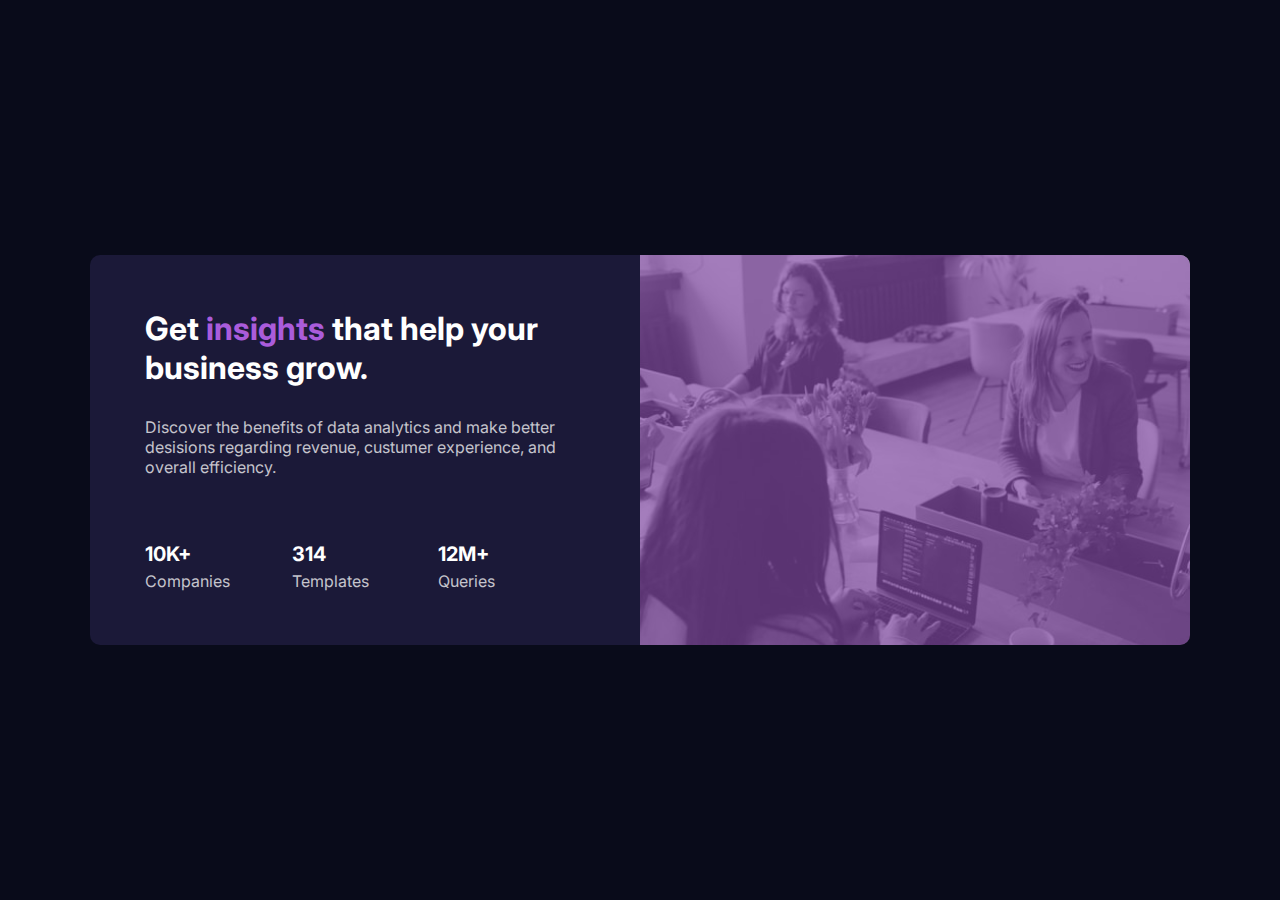
<file: stats-preview-card-component/index.html>
<!DOCTYPE html>
<html lang="en">

<head>
    <meta charset="UTF-8">
    <meta http-equiv="X-UA-Compatible" content="IE=edge">
    <meta name="viewport" content="width=device-width, initial-scale=1.0">
    <title>Preview stat card components</title>
    <link rel="stylesheet" href="style.css">
    <link rel="preconnect" href="https://fonts.googleapis.com">
<link rel="preconnect" href="https://fonts.gstatic.com" crossorigin>
<link href="https://fonts.googleapis.com/css2?family=Inter:wght@300;700&display=swap" rel="stylesheet">
</head>

<body>
    <main class="main-container">
        <div class="left-card">
            <h1 class="title">Get<span> insights</span> that help your business grow.</h1>
            <p class="left-card__text">Discover the benefits of data analytics and make better desisions regarding
                revenue, custumer experience, and overall efficiency.</p>
            <section class="container-stats">
                <div>
                    <span class="stats--numbers">10K+</span>
                    <p class="stats--text">Companies</p>
                </div>

                <div>
                    <span class="stats--numbers">314</span>
                    <p class="stats--text">Templates</p>
                </div>

                <div id="box-stats">
                    <span class="stats--numbers">12M+</span>
                    <p class="stats--text">Queries</p>
                </div>
            </section>
        </div>
        <div class="rigth-card">

        </div>
    </main>
</body>

</html>
</file>
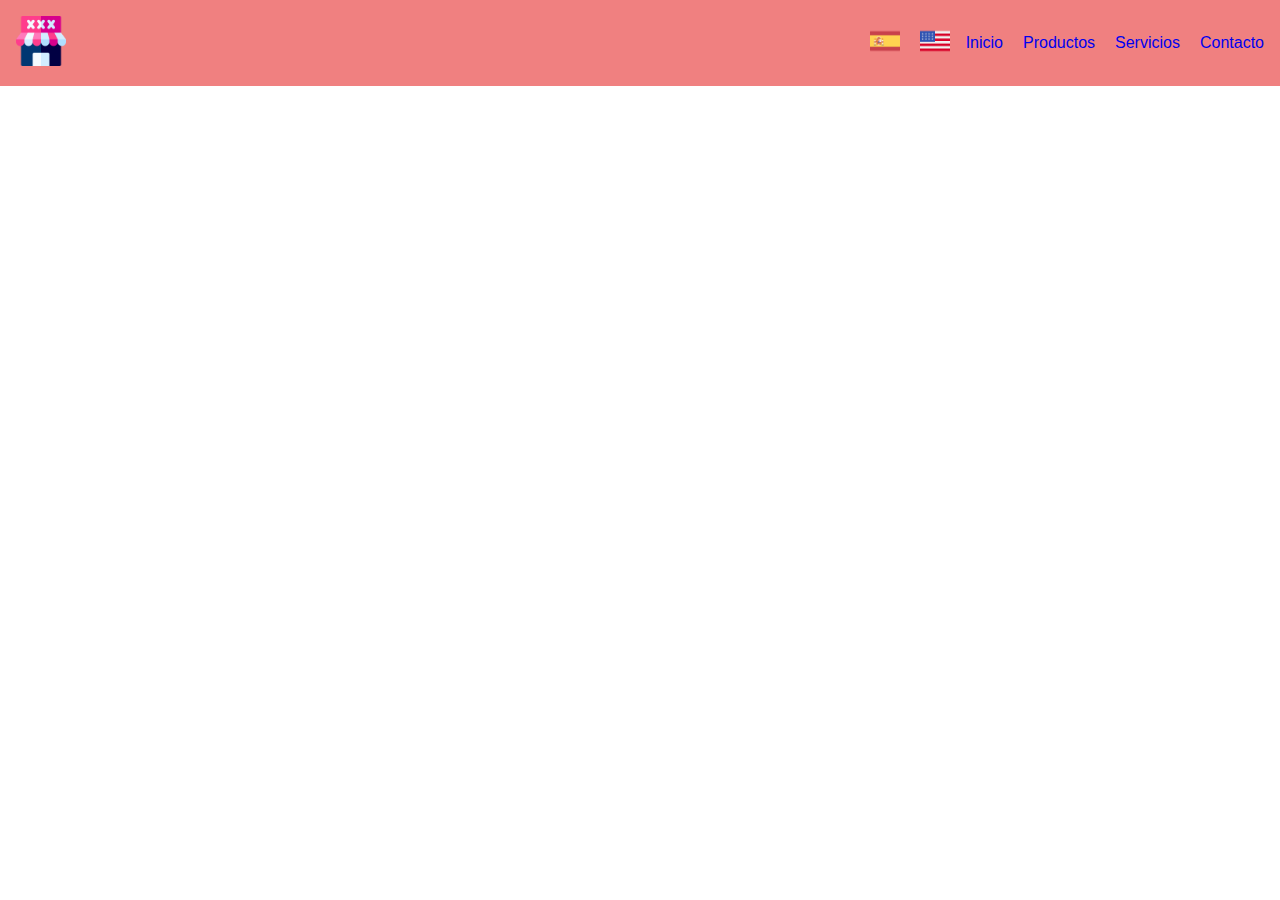
<file: test-menu/index.html>
<!DOCTYPE html>
<html lang="en">

<head>
    <meta charset="UTF-8">
    <meta http-equiv="X-UA-Compatible" content="IE=edge">
    <meta name="viewport" content="width=device-width, initial-scale=1.0">
    <title>Document</title>
    <link rel="stylesheet" href="style.css">
    <link rel="stylesheet" href="https://cdnjs.cloudflare.com/ajax/libs/font-awesome/5.15.4/css/all.min.css" integrity="sha512-1ycn6IcaQQ40/MKBW2W4Rhis/DbILU74C1vSrLJxCq57o941Ym01SwNsOMqvEBFlcgUa6xLiPY/NS5R+E6ztJQ==" crossorigin="anonymous" referrerpolicy="no-referrer" />
</head>
<body>
    <header class="header__container">
        <div class="logo__container">
            <img src="images/sex-shop.png" alt="logo site" class="header__logo">
        </div>
        <div class="lang__container">
            <a href="#"><img src="images/spain.png" class="img-flag"></a>
            <a href="#"><img src="images/united-states-of-america.png" class="img-flag"></a>
        </div>
        <div class="header__menu">
            <nav class="menu__container">
                <a class="menu__container--item" href="#">Inicio</a>
                <a class="menu__container--item" href="#">Productos</a>
                <a class="menu__container--item" href="#">Servicios</a>
                <a class="menu__container--item" href="#">Contacto</a>
            </nav>
        </div>
        <div id="menu__icon--mobile">
           <!--  <i class="icon__menu fas fa-bars"></i> -->
           <div class="uno"></div>
           <div class="dos"></div>
           <div class="tres bars"></div>
        </div>
        <section class="menu__content-mobile active" id="menu">
            <ul>
                <li><a href="#">Inicio</a></li>
                <li><a href="#">Productos</a></li>
                <li><a href="#">Servicios</a></li>
                <li><a href="#">Contacto</a></li>
         
            </ul>
        </section>
        <script src="menu.js">

        </script>
    </header>
</body>

</html>
</file>
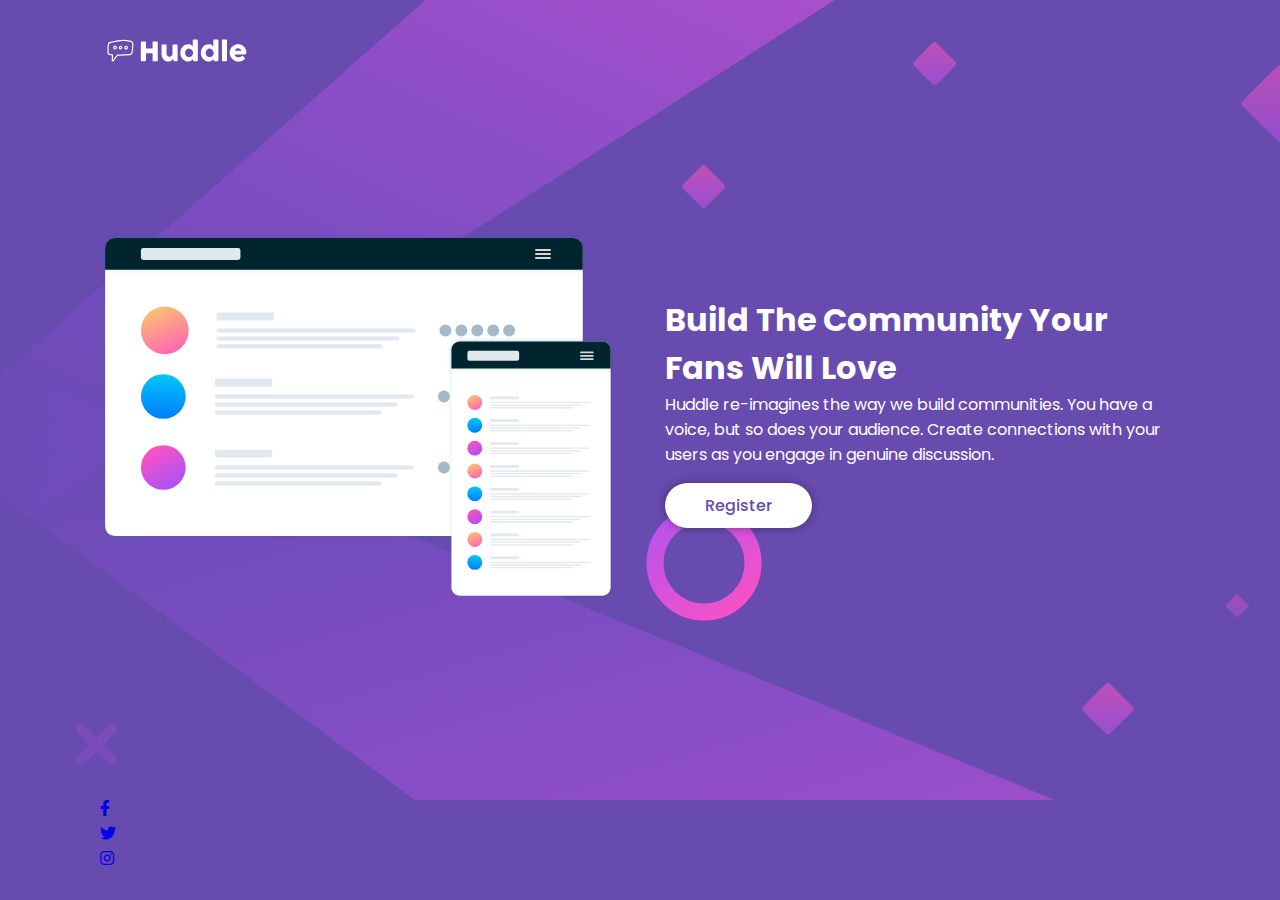
<file: test/index.html>
<!DOCTYPE html>
<html lang="en">

<head>
    <meta charset="UTF-8">
    <meta http-equiv="X-UA-Compatible" content="IE=edge">
    <meta name="viewport" content="width=device-width, initial-scale=1.0">
    <title>Huddle Landing Page</title>
    <link rel="stylesheet" href="style.css">
    <!-- import icons -->
    <link rel="stylesheet" href="https://cdnjs.cloudflare.com/ajax/libs/font-awesome/5.15.3/css/all.min.css">
    <!-- import fonts -->
    <link rel="preconnect" href="https://fonts.googleapis.com">
    <link rel="preconnect" href="https://fonts.gstatic.com" crossorigin>
    <link href="https://fonts.googleapis.com/css2?family=Poppins:wght@100;200;300;400;500;600&display=swap"
        rel="stylesheet">
</head>

<body>
    <header>
        <img src="images/logo.svg" alt="logo site" class="logo-image">
    </header>
    <main class="content">
        <div class="one-column">
            <img src="images/illustration-mockups.svg" alt="ilustration image" class="mockup-image">
        </div>
        <div class="two-column">
            <h1 class="title">Build The Community Your Fans Will Love</h1>
            <p class="text-content">Huddle re-imagines the way we build communities. You have a voice, but so does your
                audience. Create connections with your users as you engage in genuine discussion.</p>
            <!-- <button>Register</button> -->
            <a class="button" href="#">Register</a>

        </div>
    </main>
    <footer>
       <div class="container-footer">
        <div class="social-icons">
            <div class="box-icon"><a href="#"><i class="fab fa-facebook-f"></i></a></div>
            <div class="box-icon"><a href="#"><i class="fab fa-twitter"></i></a></div>
            <div class="box-icon"><a href="#"><i class="fab fa-instagram"></i></a></div>
        </div>
    </footer>
       </div>
    
</body>
</html>
</file>
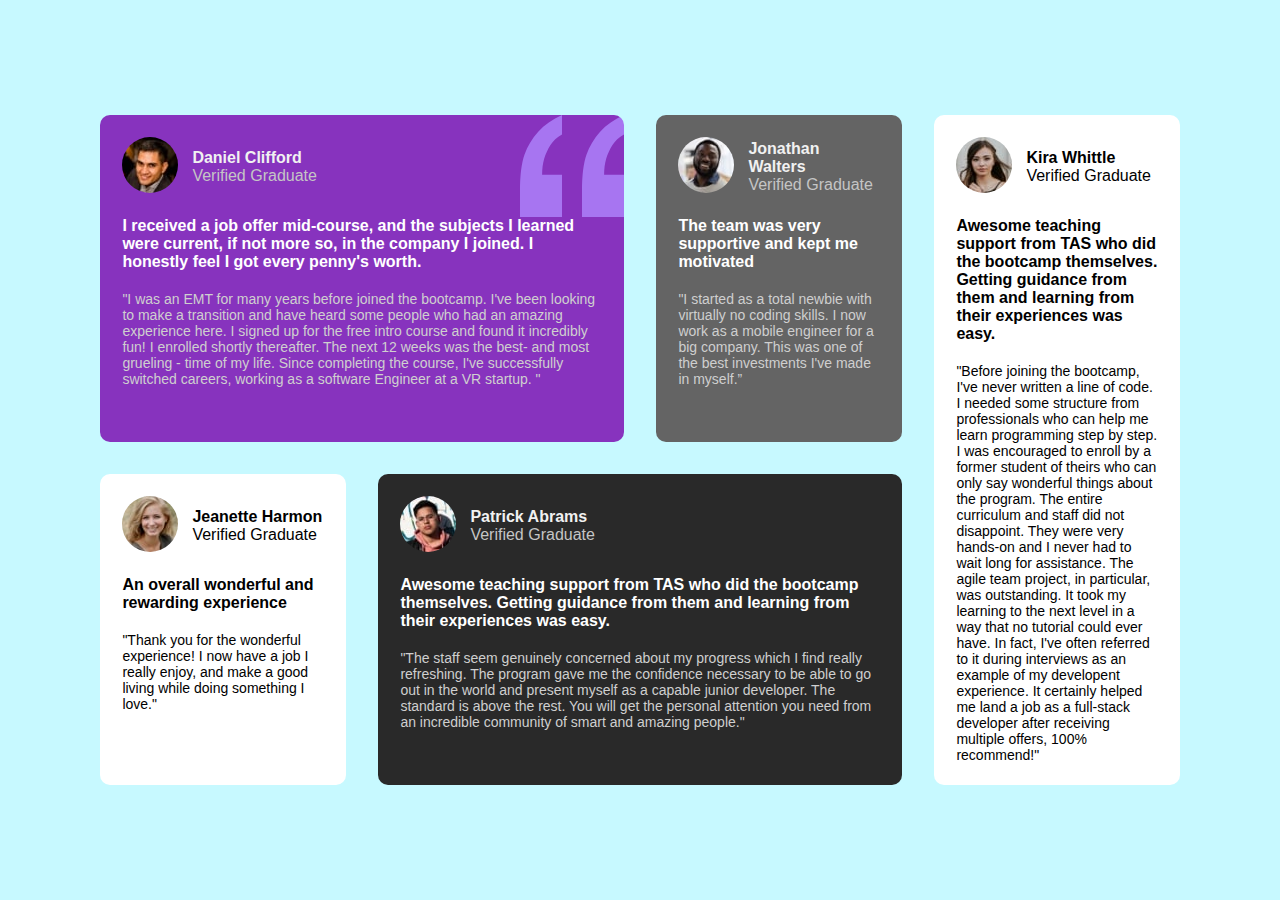
<file: testimonials-grid/index.html>
<!DOCTYPE html>
<html lang="en">

<head>
    <meta charset="UTF-8">
    <meta http-equiv="X-UA-Compatible" content="IE=edge">
    <meta name="viewport" content="width=device-width, initial-scale=1.0">
    <title>Document</title>
    <link rel="stylesheet" href="style.css">
</head>

<body>
    <section class="container">
        <div class="first_column">
            <div class="box_one box_testimonials">
                <section class="header-card">
                    <div>
                        <img src="images/image-daniel.jpg" alt="" class="avatar_testimonial">
                    </div>
                    <div>
                        <h2>Daniel Clifford</h2>
                        <p>Verified Graduate</p>
                    </div>
                </section>
                <section class="content_testimonial">
                <p class="content_bold">I received a job offer mid-course, and the subjects I learned
                    were current, if not more so, in the company I joined. I
                    honestly feel I got every penny's worth.</p>
                    <p class="content_ligth">"I was an EMT for many years before joined the bootcamp. I've been looking to make a transition and have heard some people who had an amazing experience here. I signed up for the free intro course and found it incredibly fun! I enrolled shortly thereafter. The next 12 weeks was the best- and most grueling - time of my life. Since completing the course, I've successfully switched careers, working as a software Engineer at a VR startup. "</p>
                </section>
            </div>

            <div class="box_two box_testimonials">
           
                <section class="header-card">
                    <div>
                        <img src="images/image-jonathan.jpg" alt="" class="avatar_testimonial">
                   
                    </div>
                    <div>
                        <h2>Jonathan Walters</h2>
                        <p>Verified Graduate</p>
                    </div>
                </section>
                <section class="content_testimonial">
                <p class="content_bold">The team was very supportive and kept me motivated</p>
                    <p class="content_ligth">"I started as a total newbie with virtually no coding skills. I now work as a mobile engineer for a big company. This was one of the best investments I've made in myself.”</p>
                </section>
            </div>

            <div class="box_three box_testimonials">
        
                <section class="header-card">
                    <div>
                        <img src="images/image-jeanette.jpg" alt="" class="avatar_testimonial">
                    </div>
                    <div>
                        <h2>Jeanette Harmon</h2>
                        <p>Verified Graduate</p>
                    </div>
                </section>
                <section class="content_testimonial">
                <p class="content_bold">An overall wonderful and rewarding experience</p>
                    <p class="content_ligth">"Thank you for the wonderful experience! I now have a job I really enjoy, and make a good living while doing something I love."</p>
                </section>
            </div>

            <div class="box_four box_testimonials">
             
                <section class="header-card">
                    <div>
                        <img src="images/image-patrick.jpg" alt="" class="avatar_testimonial">
                    </div>
                    <div>
                        <h2>Patrick Abrams</h2>
                        <p>Verified Graduate</p>
                    </div>
                </section>
                <section class="content_testimonial">
                <p class="content_bold">Awesome teaching support from TAS who did the bootcamp themselves. Getting guidance from them and learning from their experiences was easy.</p>
                    <p class="content_ligth">"The staff seem genuinely concerned about my progress which I find really refreshing. The program gave me the confidence necessary to be able to go out in the world and present myself as a capable junior developer. The standard is above the rest. You will get the personal attention you need from an incredible community of smart and amazing people."</p>
                </section>

            </div>

            <div class="sidebar box_testimonials">
              
                <section class="header-card">
                    <div>
                        <img src="images/image-kira.jpg" alt="" class="avatar_testimonial">
                    </div>
                    <div>
                        <h2>Kira Whittle</h2>
                        <p>Verified Graduate</p>
                    </div>
                </section>
                <section class="content_testimonial">
                <p class="content_bold">Awesome teaching support from TAS who did the bootcamp themselves. Getting guidance from them and learning from their experiences was easy.</p>
                    <p class="content_ligth">"Before joining the bootcamp, I've never written a line of code. I needed some structure from professionals who can help me learn programming step by step. I was encouraged to enroll by a former student of theirs who can only say wonderful things about the program. The entire curriculum and staff did not disappoint. They were very hands-on and I never had to wait long for assistance. The agile team project, in particular, was outstanding. It took my learning to the next level in a way that no tutorial could ever have. In fact, I've often referred to it during interviews as an example of my developent experience. It certainly helped me land a job as a full-stack developer after receiving multiple offers, 100% recommend!"</p>
                </section>
            </div>

        </div>

    </section>
</body>

</html>
</file>
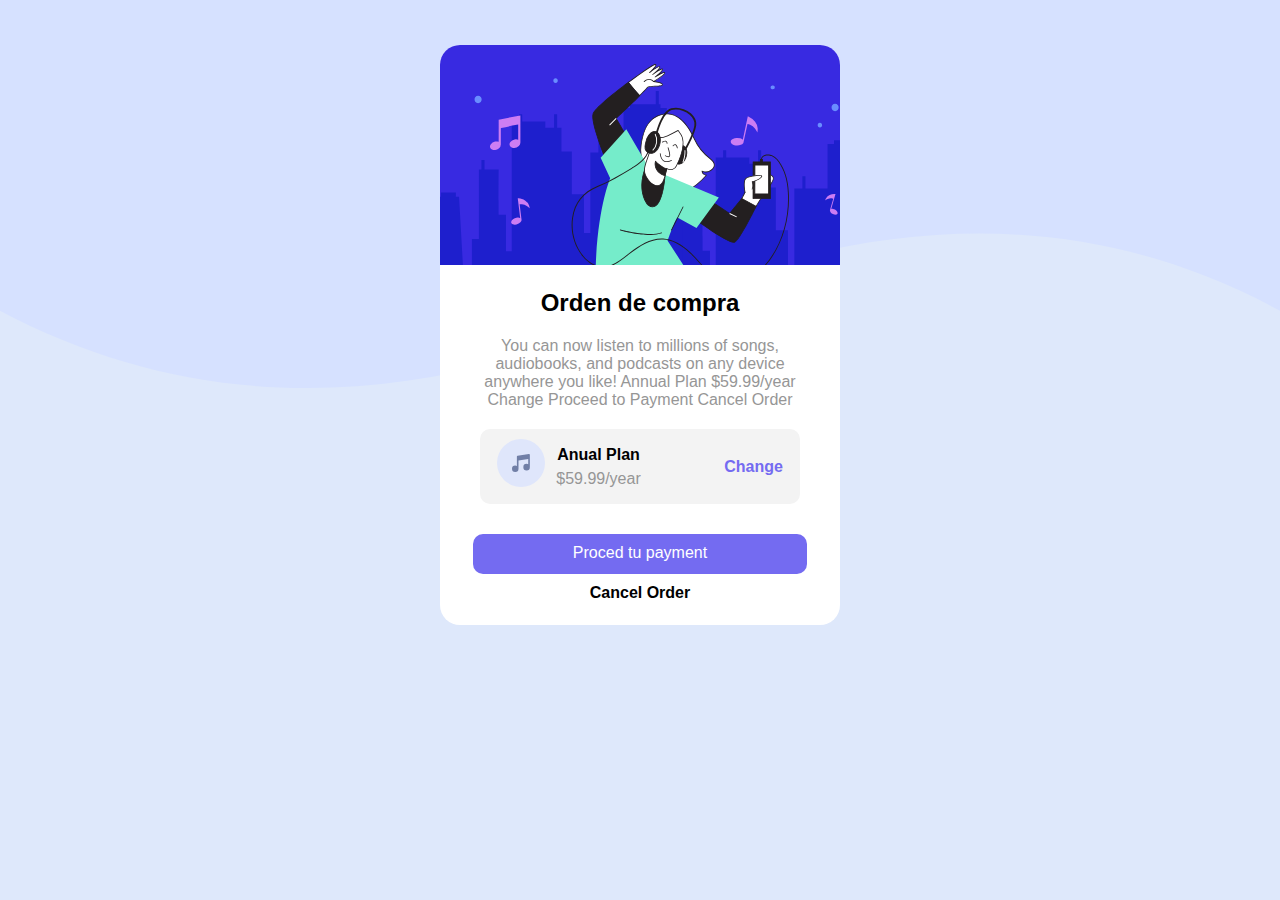
<file: tarjeta/tarjeta.html>
<!DOCTYPE html>
<html lang="es">

<head>
    <meta charset="UTF-8">
    <meta http-equiv="X-UA-Compatible" content="IE=edge">
    <meta name="viewport" content="width=device-width, initial-scale=1.0">
    <title>Tarjeta de servicios</title>
    <link rel="stylesheet" href="style.css">
</head>

<body>
    <!-- imagen de fondo -->
    <article class="container">
        <header class="header_card">
            <!-- colocando la imagen del header -->
            <img src="images/illustration-hero.svg" alt="imagen cabecera" class="image_header">
            <h2 class="order_title">Orden de compra</h2>
        </header>
        <!-- contenido de la tarjeta -->
        <section class="card_body">
            <p class="order_content">You can now listen to millions of songs, audiobooks, and podcasts on any device
                anywhere you like! Annual Plan $59.99/year Change Proceed to Payment Cancel Order
           
            </p>
        </section>
        <div id="card_pricing">

            <div class="stats">
                <img src="images/icon-music.svg" alt="" class="icon_music">
            </div>
            <div class="stats">
                <span><b>Anual Plan</b></span>
                <p class="text_year">$59.99/year</p>
            </div>
            <div class="stats">
        
                <a href="https://www.google.com/" class="change_plan">Change</a>
            </div>
        </div>
        <footer class="footer_card">
            <a href="https://www.google.com/" class="btn-success">Proced tu payment</a>
            <span>Cancel Order</span>
        </footer>
    </article>
</body>

</html>
</file>
<file: style.css>
*{
    padding: 0;
    margin: 0;
    box-sizing: border-box;
}
html {
    font-size: 62.50;
}
body{
    background-color:  #0c0c1d;
}
.container{
    position: relative;
	display: flex;
	height: 100vh;
    /* centrando card */
    align-items: center;
    justify-content: center;
}

.card {
    font-family: sans-serif;
    color: #a0a0a0;
	border-radius: 10px;
	display: flex;	
	margin: 1.5rem;
	overflow: hidden;
	width: 1100px;
	height: 400px;
    line-height: 22px;
}
.left_column{
    background-color: #1c1c3c;
    padding: 2rem;
	width: 50%;
	display: flex;
    flex-direction: column;
    align-items: left;
    justify-content: space-between;
    padding-right: 140px;
    padding-left: 60px;
}

#title_card{
    font-size: 2rem;
    line-height: 40px;
    color: #fff;
}
.span{
    color:#9956c3 ;
}

.rigth_column{
    position: relative;
    background-image: url(images/image-header-desktop.jpg);
    background-repeat: no-repeat;
    background-size: cover;  
	width: 50%;
	display: flex;
    flex-direction: column;
    align-items: start;
    justify-content: space-between;
/*     background-color: rgba(0, 0, 0, 0.8);
    filter:brightness(0.6); */
}
.rigth_column:before{
    content: "";
    width: 100%;
    height: 100%;
    background-color:#6d00af;
    position: absolute;
    opacity: 0.7;
}
.footer_card{
    margin-top: 40px;

    display: grid;
    justify-items: start;
    grid-template-columns: 40% 40% 20%;

}
.stats{
    color: #fff;
    font-weight: 600;
    font-size: 1.5rem;
}

.text_card{
    font-size: 1.3rem;
    font-weight: 200;
}

@media only screen and (max-width: 1100px) {

  #title_card{
    font-size: 1.4rem;
    line-height: 40px;
    color: #fff;


  }
}

@media only screen and (max-width: 1100px) {

    .left_column{
        padding: 2rem;
        width: 50%;
        display: flex;
        flex-direction: column;
        align-items: left;
        justify-content: space-between;
        padding-right: 140px;
        padding-left: 60px;
    }
  }

  @media only screen and (max-width: 1100px) {

    .stats{
        color: #fff;
        font-weight: 600;
        font-size: 1.2rem;
    }
    
  }

  @media only screen and (max-width: 1100px) {

   
    .text_card{
        font-size: 1.0rem;
        font-weight: 200;
    }
    
  }

  @media only screen and (max-width: 1100px) {

    .text_card_footer{
        font-size: 0.8rem;
        font-weight: 200;
    }
    
  }

  @media only screen and (max-width: 860px) {

    .left_column{
        background-color: #1c1c3c;
        padding: 2rem;
        width: 100%;
        display: flex;
        flex-direction: column;
        align-items: left;
        justify-content: space-between;
       text-align: center;
    }
    
  }

  @media only screen and (max-width: 860px) {

    .rigth_column{
        position: relative;
        background-image: url(images/image-header-desktop.jpg);
        background-repeat: no-repeat;
        background-size: cover;  
        width: 100%;
        display: flex;
        flex-direction: column;
        align-items: start;
        justify-content: space-between;
    /*     background-color: rgba(0, 0, 0, 0.8);
        filter:brightness(0.6); */
    }
    
  }

  @media only screen and (max-width: 750px) {

    .card {
        font-family: sans-serif;
        color: #a0a0a0;
        border-radius: 1 px ;
        display: grid;
        margin: 1.5rem;
        overflow: hidden;
        width: 450px;
        height: 630px;
        line-height: 22px;
        grid-template-rows: 40% 60%;
    }
    
  }

  @media only screen and (max-width: 750px) {
 /* cambiar orden columnas */
    .left_column:nth-child(1) { /* al primer elemento (1) columna izquierda dale dar la segunda posicion */
     order: 2;
    }
    
  }


  @media only screen and (max-width: 350px) {
    .footer_card {
        position: relative;
        background-color: #1c1c3c;
        padding: 2 rem;
        width: 100%;
        display: block;
        flex-direction: column;
       
    }
     }
</file>
<file: card-four-components/style.css>
*{
    padding: 0;
    margin: 0;
    box-sizing: border-box;
}
html{
    font-size: 62.50%;
}
body{
    padding: 2.8rem;
    font-family: sans-serif;
    font-size: 1.6rem;
  
}
header {
    text-align: center;
}
.title_ligth{
    color: #292929;
    font-weight: 100;
}
.subtitle{
    padding-top: 10px;
}
h3{
    padding-bottom: 10px;
}
img{
    width: 15%;
    padding-top: 50px;
  
    float: right;
}
.container{
    display: grid;
    grid-template-columns: 1fr 1fr 1fr;
  /*   justify-items: center;  */
    align-items: center; /* alinea al centro verticalmente */
    height: 80vh;
    padding: 3.0rem 10.0rem;
    gap: 15px 
}
.height_box{
    height: 210px;
    box-shadow: 1px 3px 5px #999;
    background-color: #fff;
    border-radius: 5px;
}

.supervisor{
    border-top: 3px solid #2bd8bb;
    padding: 1.4rem;
}
.team_builder{
    border-top: 3px solid #fa2727;
    padding: 1.4rem;
}
.karma{
    border-top: 3px solid #fff23b;
    padding: 1.4rem;
    margin-top: 20px;
}
.calculator{
    border-top: 3px solid #61a5f3;
    padding: 1.4rem;
}
/* resposive media queries */
@media only screen and (max-width: 900px) {
    .container{
        display: grid;
        grid-template-columns: 1fr;
      /*   justify-items: center;  */
        align-items: center; /* alinea al centro verticalmente */
        height: 80vh;
        padding: 1rem;
        gap: 15px 
    }
    .height_box{
        
        box-shadow: 1px 3px 5px #999;
        background-color: #fff;
        border-radius: 5px;
    }
    img{
        width: 10%;
        padding-top: 20px;
    }
}
</file>
<file: clipboard-landing/style.css>
*{
    padding: 0;
    margin: 0;
    box-sizing: border-box;
}
body{
    background-image: url(images/bg-header-desktop.png);
    background-position: top;
    background-size: contain;
    background-repeat: no-repeat;
    font-family: 'Bai Jamjuree', sans-serif;
    max-width: 1400px;
    margin: auto;
}
html{
    font-size: 62,50%;
}
a{
    text-decoration: none;
    color: #4c545d;
}
.header-container{
 /*    background-image: url(images/bg-header-desktop.png);
    background-position: center top;
    background-size: cover; */
    padding-top: 7rem;
    padding-bottom: 4rem;
    text-align: center;
}
.title{
    color: hsl(210, 10%, 33%);
    font-size: 2.6rem;
    padding-bottom: 2rem;
    text-align: center;
}
.img-logo{
    width: 100px
}
.buttons-download{
    display: flex;
    flex-direction: row;
    justify-content: center;
    gap: 20px;
}
.btn-ios{
    background-color:  #26baa4;
    padding: 12px 24px 12px 24px;
    display: inline-block;
    border-radius: 30px;
    text-decoration: none;
    color: #fff;
    font-weight: 600;
    border-bottom: 3px solid  #1b9280;
    
}
.btn-ios:hover{
    background-color:  #fff;
    color: #5cf0d9;
}
.btn-mac{
    background-color:  #6173ff;
    padding: 12px 24px 12px 24px;
    display: inline-block;
    border-radius: 30px;
    text-decoration: none;
    color: #fff;
    font-weight: 600;
    border-bottom: 3px solid  #3a4597;
   
}
h2{
    padding-top: 8rem;
    color: #4c545d;
}
h3{
    color: #4c545d;
}
.text-content{
    color: #9fabb2;
    line-height: 25px;
}
.text-top {
    width: 48%;
    margin: auto;
    line-height: 25px;
    padding-top: 1rem;
    color: #9fabb2;
}
.text-information{
/* padding-left: 10rem;
padding-right: 10rem; */
padding-bottom: 5rem;
text-align: center;
}
.text-align{
    text-align: center;
    color: #9fabb2;
    line-height: 25px;
}

.sections{
    display: grid;
    grid-template-columns: 1fr 1fr;
    align-items: center;
    justify-content: center;
    gap: 100px;
}
.img-computer{
    max-width: 100%;
    display: flex;
}
.img-devices{
    padding-top: 5rem;
width: 60%
}
.rigth-column {
    display: flex;
    flex-direction: column;
    gap: 50px;
    max-width: 350px;

}
/* section supercharge */
.title-supercharge{
    padding-top: 5rem;
    padding-bottom: 1rem;
    text-align: center;
}
.section-clipboard{
    text-align: center;
    }
.featured-container{
    padding: 5rem 6rem;
    display: grid;
    grid-template-columns: repeat(3, 1fr);
    align-items: center;
    justify-content: center;
    text-align: center;
}
.box{
    padding: 2.1rem
}
.icon-featured{
    width: 60px
}
.title-featured{
    padding-top: 1rem;
    padding-bottom: 1rem;
}
/* section partners logos */
.section-logos {
    display: flex;
    flex-direction: row;
    justify-content: space-around;
    align-items: center;
    padding: 0 3rem;
}
/* bottom section */
.bottom-section{
    padding-top: 5rem;
    padding-bottom: 5rem;
}
.title-h2{
    font-size: 1.8rem;
    text-align: center;
}
.text-bebore-footer{
    padding-bottom: 3rem;
    padding-top: 3rem;
    padding-bottom: 3rem;
    padding-top: 3rem;
    width: 48%;
    margin: auto;
}
 /* footer css */
 .footer-container{
     padding: 3rem 6rem;
     background-color: #f7f7f7;
     display: grid;
     grid-template-columns: 20% 60% 20%;
     align-items: center;
 }
 .logo-footer{
     width: 15%;
 }
 .menu-item{
     list-style: none;
     text-decoration: none;
 }
 .first-menu{
    display: flex;
    gap: 90px;
    padding-bottom: 1rem;
 }
 .second-menu{
    display: flex;
    gap: 64px;
 }
 .box-icon-socials {
    display: flex;
    gap: 30px;
}
/* responsive */
@media (max-width: 776px){
    .buttons-download {
        display: flex;
        flex-direction: column;
        justify-content: flex-start;
        gap: 20px;
        align-items: center;
    }
    .section-logos{
        display: grid;
        grid-template-columns: 1fr;
        gap: 50px;
        justify-items: center;
    }
    .featured-container {
        padding: 5rem 6rem;
        display: grid;
        grid-template-columns: 1fr;
        align-items: center;
        justify-content: center;
        text-align: center;
    }
}
@media (max-width: 667px){
    section.top-section {
        padding: 0 2rem;
    }
    .title{
        font-size: 2.2rem;
    }
    .sections {
        padding: 0 2rem;
        display: grid;
        grid-template-columns: 1fr;
        align-items: center;
        justify-content: center;
        gap: 100px;
    }
    .rigth-column {
        display: flex;
        flex-direction: column;
        gap: 50px;
        justify-content: center;
        text-align: center;
    }
    .footer-container{
        padding: 3rem 6rem;
    background-color: #f7f7f7;
    display: grid;
    grid-template-columns: 1fr;
    align-items: center;
    }
    .box-footer-logo{
       display: flex;
       align-items: center;
       justify-content: center;
    }
    .first-menu {
        display: flex;
        gap: 15px;
        flex-direction: column;
        align-items: center;
    }
    .second-menu {
        display: flex;
        gap: 15px;
        flex-direction: column;
        align-items: center;
    }
    .box-icon-socials{
        padding-top: 2rem;
        justify-content: center;
    }
    .logo-footer{
        width: 70px;
        padding-bottom: 2rem;
    }
}
</file>
<file: Equalizer landing page/style.css>
@import url("https://fonts.googleapis.com/css2?family=IBM+Plex+Sans:wght@400;700&display=swap");
*{
    margin: 0;
    padding: 0;
    box-sizing: border-box;
}
body{
    font-family: 'IBM Plex Sans', sans-serif;
    max-width: 1400px;
    margin: auto;
    font-size: 1.8rem;
}
html{
    font-size: 62.50%;
}
h1{
    font-size: 8rem;
    font-weight: 700;
    line-height: 8rem;
    padding-bottom: 3rem;
    padding-left: 12rem;
}
h2{
    color: #fff;
    font-size: 3rem;
}
h3{
    color: #fff;
    font-size: 4rem;
}
span{
    color: #fff;
}

.header{
    background-image: url(images/bg-main-desktop.png);
    background-repeat: no-repeat;
    background-size: cover;
    background-position-y: 15%;
    background-position-x: -25px;
    background-color: #00000000;
    display: grid;
    grid-template-columns: 1fr 1fr;
}
.header__logo--img{
    padding-top: 3rem;
    padding-left: 12rem;
}
.header__background--image-one{
    background-image: url(images/bg-pattern-1.svg);
    background-repeat: no-repeat;
    background-size: 300px;
    min-height: 600px;
    background-position: 100% 0%;
}
.show-case-container{
    margin-top: -45rem;
    width: 75%;
}
.text-show-case{
    padding-right: 8rem;
    padding-left: 12rem;
}
.container-ilustraation-app{
    padding-top: 35rem;
    padding-left: 12rem;
    padding-right: 12rem;
    padding-bottom: 15rem;
    background-image: url(images/bg-main-desktop.png);
    background-size: contain;
    background-repeat: no-repeat;
    
}
.background-container-app{
    border-radius: 10px;
    background-color: #191826;
display: grid;
grid-template-columns: 1fr 1fr 1fr;
grid-template-rows: 550px;

}
.ilustration-app-img{
    width: 93%;
    transform: translate(90px, -235px);
}
.bg-pattern{
    margin-left: -16px;
}
.box-premium-eq{
    background-color: #fa7453;
    transform: translate(-90px, 75px);
    border-radius: 10px;
    padding: 2.8rem;
    display: flex;
    flex-direction: column;
    justify-content: space-around;
}
.text-premiun-eq{
    color: #fff;
}
.section-price{
    display: flex;
    flex-direction: row;
    align-items: center;
    gap: 15px;
}
.btn{
    display: flex;
    justify-content: center;
    align-items: center;
    border-radius: 10px;
padding: 15px 20px 15px 20px;
text-decoration: none;
font-weight: 700;
}
.btn-ios{
    background-color: #191826;
    color: #fff;
}
.btn-ios:hover{
    background-color: #1cb0ca;
}
.btn-android{
    background-color: #fff;
    color: #191826;
}
.btn-android:hover{
    background-color: #be5940;
    color: #fff;
}
.icon-btn{
    padding-right: 5px;
}
/* footer css */
.footer-container{
    padding: 6rem 12rem 6rem 12rem;
    display: grid;
    grid-template-columns: 1fr 1fr 1fr;
    align-items: center;
    background-color: #ececec;
}
.footer__box-social-icons{
    text-align: right;
    letter-spacing: 10px;
}
 /* css responsive */
@media (max-width: 996px){
    .header__logo--img{
        padding-top: 3rem;
        padding-left: 5rem;
    }
    h1{
        padding-left: 5rem;
    }
    .text-show-case{
        padding-left: 5rem;
        padding-right: 15rem;
    }
    .footer-container{
        grid-template-columns: 1fr 1fr;
        grid-template-rows: 1fr 1fr;
    }
    .container-ilustraation-app{
        padding-left: 5rem;
        padding-right: 5rem;
    }
    .footer__box-copyrigth:nth-child(2){
        order: 3;
    }
}
@media (max-width: 776px){
    .header__background--image-one{
        background-image: none;
    }
    h1{
        font-size: 3rem;
    }
    .show-case-container{
        width: 100%;
    }
    .container-ilustraation-app{
        text-align: center;
        padding: 0;
        margin-top: 10rem;
            }
    .background-container-app {
        display: grid;
        grid-template-columns: 1fr;  
    }
    .ilustration-app-img{
        position: relative;
        text-align: center;
        width: 50%;
        transform: none;
        margin-top: -60px;
        z-index: 2;
    }
    .bg-pattern{
        z-index: -1;
        transform: translateY(-55rem);
        width: 60%;
    }
    .box-premium-eq{
        position: relative;
        background-color: #fa7453;
        transform: none;
    height: 600px;
    margin-top: -45rem;
    z-index: 2;
    }
    .footer-container {
        padding-right: 3rem;
        padding-left: 3rem;
    }
}

@media (max-width: 476px){
    .header__background--image-one{
        background-image: none;
    }
    .header__logo--img{
        padding-top: 3rem;
        padding-left: 3rem;
    }
    h1{
        padding-left: 3rem;
        padding-right: 3rem;
        font-size: 4rem;
    }
    .container-ilustraation-app{
        padding: 0;
    }
    .background-container-app {
        display: grid;
        grid-template-columns: 1fr;
      
    }
    .show-case-container {
        width: 100%;
    }
    .text-show-case{
        padding-left: 3rem;
        padding-right: 3rem;
    }
    .container-ilustraation-app{
text-align: center;
padding-top: 10rem;
    }
    .ilustration-app-img{
        position: relative;
        text-align: center;
        width: 50%;
        transform: none;
        margin-top: -60px;
        z-index: 2;
    }
    .bg-pattern{
        z-index: -1;
        transform: translateY(-55rem);
    }
    .box-premium-eq{
        position: relative;
        background-color: #fa7453;
        transform: none;
    height: 600px;
    margin-top: -50rem;
    z-index: 2;
    }
    .btn-ios{
        margin-bottom: -45px;
    }
    .footer-container {
        padding-right: 3rem;
        padding-left: 3rem;
        grid-template-columns: 1fr;
        gap: 20px;
    }
    .footer__box-social-icons{
        padding-top: 2rem;
        position: relative;
        text-align: inherit;
        letter-spacing: 10px;
    }
    /* .footer__box-logo:nth-child(1){
        order: 0;
    } */
    .footer__box-copyrigth{
        margin-top: -20px;
    }
  .footer__box-copyrigth:nth-child(2){
      order: 0;
  }
    
}
</file>
<file: huddle-landig-page/style.css>
*{
    padding: 0;
    margin: 0;
    box-sizing: border-box;
}
html{
    font-size: 62.50%;
}
body{
    background: hsl(257, 40%, 49%);
    background-image: url(images/bg-desktop.svg);
    background-repeat: no-repeat;
    background-size: cover;
    background-position: -70px 0px;
    min-height: 100vh;
    max-width: 1440px;
    margin: 0 auto;
    font-family: 'Open Sans', sans-serif;
    font-size: 1.6rem;
}
.header__container{
    padding: 4.5rem 6.5rem;
    font-family: 'Poppins', sans-serif;
}
.header__container--logo{
    width: 180px;
}
/* main styles */
.main__container{
    padding: 4.5rem 6.5rem;
}
.sections {
    display: grid;
    grid-template-columns: 55% 45%;
    gap: 30px;
}
.row__left {
    display: flex;
    flex-direction: column;
    align-items: flex-start;
    gap: 30px;
    justify-content: center;
}
.img__mockup{
    width: 100%;
}
h1{ 
    color: #fff;
    font-size: 4.0rem;
}
p{
    color: #fff;
}
.btn__register{
    background-color: #fff;
    color:hsl(257, 40%, 49%);
    border-radius: 50px;
    padding: 12px 60px 12px 60px;
    display: inline-block;
    text-decoration: none;
    box-shadow: 2px 2px 8px 2px rgb(0 0 0 / 39%);
}
.btn__register:hover{
    background-color: hsl(300, 69%, 71%);
    color: #fff;
}
/* footer styles */
footer{
    padding-right: 6.5rem;
    padding-bottom: 4rem;
}

.social-icons {
    display: flex;
    flex-direction: row;
    justify-content: flex-end;
    gap: 20px;
}
.fab {
    color: #fff;
    font-weight: 400;
    border: 1px solid #fff;
    border-radius: 30px;
    padding: 10px 10px;
}
.fa-facebook-f{
    padding: 10px 13px;
}
/* responsive tablets */
@media (max-width: 1024px){
    .sections {
        display: grid;
        grid-template-columns: 1fr;
        gap: 30px;
    }
    .img__mockup{
        width: 80%;
        margin: auto;
    }
}
/* responsive mobi;e */
@media (max-width: 776px){
    .img__mockup{
        width: 100%;
        margin: auto;
    }
    .header__container{
        padding: 2.5rem 4.5rem;
        font-family: 'Poppins', sans-serif;
    }
    .main__container {
        padding: 3.5rem 4.5rem;
    }
    .row__left{
        text-align: center;
    }
    .btn__register{
        margin: 0 auto;
    }
    footer{
        padding: 4rem 0;
    }
    .social-icons {
     justify-content: center;
    }
}
</file>
<file: huddle-landing-page-curves/style.css>
*{
    margin: 0;
    padding: 0;
    box-sizing: border-box;
}
html {
    font-size: 62.50%;
   
}
body{
    font-size: 1.6rem;
    font-family: 'Open Sans', sans-serif;
    overflow-x:hidden;
}
header{
    padding: 5rem 7rem;    
    display: flex;
    flex-direction: row;
    justify-content: space-between;
    align-items: center;
    padding-bottom: 12rem;
}
h1{
    color: #00252e;
    font-family: 'Poppins', sans-serif;
    padding-bottom: 2.5rem;
    font-size: 4.0rem;
}
h2{
    padding-bottom: 2rem;
    color: #00252e;
}
h3{
    color: #00252e;
    padding-bottom: 3rem;
    font-weight: 700;
    font-size: 2.6rem;
}
h4{
    font-size: 2.0rem;
    padding-bottom: 3rem;
}
.container{ 
    background-color: #f5faff;
    display: grid;
    grid-template-columns: repeat(2, 1fr);
    align-items: center;
    gap: 65px;
    margin-top: -10px;
    overflow: hidden;
    padding: 0 10rem;
}
#btn-header{
    background-color: #fff;
    border-radius: 30px;
    border: 1px solid #ff52bf;
    text-decoration: none;
    padding: 10px 20px;
    display: inline-block;
    color: #ff52bf;
}
/* first section */
.container-first-section{
    padding: 0px 0.5rem;
    display: grid;
    grid-template-columns: 1fr;
    text-align: center;
}
.image-mockup{
    width: 70%;
    padding-top: 6.5rem;
    padding-bottom: 6.5rem;
}
.text-first-section{
    padding-bottom: 2.5rem;
}
.btn{
    background-color: #ff52bf;
    border-radius: 30px;
    text-decoration: none;
    padding: 10px 20px;
    display: inline-block;
    color: #ffffff;
}
.container-stats {
    display: grid;
    grid-template-columns: 1fr 1fr;
    padding-bottom: 10rem;
}
span{
    font-size: 5.5rem;
    font-weight: 700;
    text-align: left;
    color: #00252e;
}
.box-stats {
    display: grid;
    justify-content: center;
}
.icon-first-section {
    width: 35px;
}

/* second section */
.ondulates-images-top{
    background-image: url(images/bg-section-top-desktop-1.svg);
    height: 170px;
    background-size: cover;
    background-repeat: no-repeat;
}
.ondulates-images-bottom{
    background-image: url(images/bg-section-bottom-desktop-1.svg);
    height: 170px;
    background-size: cover;
    background-repeat: no-repeat;
}

.img-site-rigth {
    width: 100%;

}
.img-site-left{
    width: 100%;
  
}
/* three section */
.container-three-section{
    background-color: #fff;
    padding-top: 5rem;
    padding-bottom: 5rem;
}
/* four section */

.four-section-ondulates-top{
    background-image: url(images/bg-section-top-desktop-2.svg);
    height: 170px;
    background-size: cover;
    background-repeat: no-repeat; 
}

.four-section-ondulates-bottom{
    background-image: url(images/bg-section-bottom-desktop-2.svg);
    height: 170px;
    background-size: cover;
    background-repeat: no-repeat; 
}
.five-section-container{
    padding-top: 5rem;
    padding-bottom: 10rem;
    text-align: center;
}
.btn-before-footer{
    background-color: #ff52bf;
    border-radius: 30px;
    text-decoration: none;
    padding: 10px 20px;
    display: inline-block;
    color: #ffffff;
}
/* footer */
.top-ondulates-footer{
    background-image: url(images/bg-footer-top-desktop.svg);
    height: 170px;
    background-size: cover;
    background-repeat: no-repeat; 
}
.footer-container{
    display: grid;
    grid-template-columns: 1fr 1fr;
    background-color: #00252e;
    justify-items: center;
    font-weight: 300;
    padding-bottom: 8rem;
    padding-top: 5rem;
    color: #fff;
}
.fab{
    color: #fff;
    font-size: 2.5rem;
}
.fa, .far, .fas {
    font-family: "Font Awesome 5 Free";
    color: #fff;
}
img.logo-footer{
    -webkit-filter: brightness(0) invert(1);
    width: 50%;
    padding-bottom: 3rem;
}
#phone-text{
    font-size: 1.6rem;
    color: #fff;
    font-weight: 400;
}
#mail-text{
    font-size: 1.6rem;
    color: #fff;
    font-weight: 400;
}
.social-icons{
    display: flex;
    flex-direction: row;
    gap: 25px;
}
.icons-contact-footer{
display: flex;
flex-direction: column;
padding-bottom: 2rem;
gap: 15px;
}
.icons-footer{
    padding-right: 10px;
}
.text-footer{
    padding-bottom: 2rem;
}
/* form */
input#user {
    padding: 7px 0;
    border-radius: 5px;
    border: none;
}
#btn-form{
        padding: 7px 25px;
        border-radius: 5px;
        border: none;
        background-color: #ff52bf;
        color: #fff;
        font-weight: 600;
        margin-left: 25px;
}
/* responsive */
@media (max-width:776px){
  .container{
      display: grid;
      grid-template-columns: 1fr;
      justify-content: center;
      justify-items: center;
  }
  .container-first-section {
    padding: 0rem 5rem;
    display: grid;
    grid-template-columns: 1fr;
    text-align: center;
}
}

@media (max-width: 667px){
    .container {
        display: grid;
        grid-template-columns: 1fr;
        padding-top: 5rem;
    }
    .ondulates-images-top{
        background-image: url(images/bg-section-top-mobile-1.svg);
        height: 120px;
        background-size: cover;
        background-repeat: no-repeat;
    }
    .ondulates-images-bottom{
        background-image: url(images/bg-section-bottom-mobile-1.svg);
    }

    .four-section-ondulates-top{
        background-image: url(images/bg-section-top-desktop-2.svg);
    }
    .top-ondulates-footer {
        background-image: url(images/bg-footer-top-desktop.svg);
        height: 61px;
        background-size: cover;
        background-repeat: no-repeat;
    }
header{
    padding: 5rem 2rem;
}
.logo{
width: 50%;
}
#btn-header{
    padding: 3px 15px;

}
.container-stats{
    display: grid;
    grid-template-columns: 1fr;
    gap: 60px;
    padding-bottom: 2rem;
}
.footer-container{
    display: grid;
    grid-template-columns: 1fr;
    padding: 3rem 3em;
    justify-items: start;
    gap: 30px;
}
.rigth-column-footer{
    padding: 3rem 0;
}
.footer-column:nth-child(2){
    order: 1;
}
.footer-column:nth-child(1){
    order: 2;
}
form {
    display: grid;
    grid-template-columns: 1fr;
    gap: 15px;
}
#btn-form{
    width: 40%;
    margin-left: 60%;
}
}
</file>
<file: price grid section/style.css>
*{ 
    margin: 0;
    padding: 0;
    box-sizing: border-box;
}

body{
   
    font-size: 16px;
    font-family: 'Karla', sans-serif;
    background-color: #e7fdff;
    display: flex;
    min-height: 100vh;
    justify-content: center;
    align-items: center;
    padding: 100px 30px;
}
 .container {
    max-width: 600px;
    display: grid;
    grid-template-columns: 1fr 1fr;
    grid-template-rows: auto;
    border-radius: 10px;
    overflow: hidden;
    box-shadow: 0 0 2em rgb(128 128 128 / 32%);
}


.box-header{
    height: 200px;
    background-color: #fff;
    padding: 2rem;
    grid-column: 1/3;
    display: flex;
    flex-direction: column;
    justify-content: space-between;
}
.title{
    color:#00ffff;


}
.subtitle{
    color: #c0df34;
    font-size: 18px;
}
.text-card {
    color: #9e9e9e;
}
.box-left{
height: 250px; 
    padding: 2rem;
    background-color: #2ab2af;
    color: #fff;
    display: flex;
    flex-direction: column;
    justify-content: space-between;
}
.suscription {
    color: #fff;
    font-weight: 300;
    font-size: 18px;
}
#month {
   color: #e5eff5;
   display: flex;
   align-items: center;
}
.section-price-month {
    margin-top: -20px;
}
.price{
    font-size: 28px;
    font-weight: 600;
    color: #fff;
    padding-right: 1rem;
}
 #text-full-access{

}  
.box-rigth{
    height: 250px;
    background-color: #5ac0c0;
    display: flex;
    flex-direction: column;
    justify-content: space-between;
    padding-top: 2rem;
    padding-bottom: 2rem;
    padding-right: 4rem;
    padding-left: 2rem;
    color: #fff;
    line-height: 20px;
   
}


.button {
    background-color: #c0df34;
    border-radius: 5px;
    padding: 13px 15px;
    border: none;
    color: #fff;
    font-weight: 400;
    box-shadow: 0 0 2em rgb(128 128 128 / 32%);
}

 /* responsive design */
 @media (max-width: 776px) {
    .container {
        display: grid;
        border-radius: 10px;
        overflow: hidden;
        box-shadow: 0 0 2em rgb(128 128 128 / 32%);
    }
    .box-left{
        grid-column: 1/3;
 }
 .box-rigth {
    grid-column: 1/3;
 }
 @media (max-width: 400px){
     body {
         padding: 100px 15px;
     }
 }
}
</file>
<file: social-prof-section/style.css>
@import url('https://fonts.googleapis.com/css2?family=Spartan:wght@200&display=swap');
*{
    padding: 0;
    margin: 0;
    box-sizing: border-box;
}
html{
    font-size: 62.50%
}
body{
 
    /* background-image: url("images/bg-pattern-top-mobile.svg"), url("images/bg-pattern-bottom-mobile.svg");
    background-repeat: no-repeat;
    background-position: left top, bottom right;
       background-size: 45%, 100%; */
       background: url("images/bg-pattern-top-desktop.svg") left top no-repeat,
       url(images/bg-pattern-bottom-desktop.svg) right top no-repeat; 
       background-size: 50%, 100%;
    font-size: 1.6rem;
    padding: 6rem 10rem;
    display: flex;
    margin: auto;
    flex-direction: column;
    font-family: 'Spartan', sans-serif;
    min-height: 100vh;
    justify-content: center;
    max-width: 1400px;
}
h1{
color: #682c68;
font-size: 4.5rem;
font-weight: 800;
}
h3{
    color: #fff;
    font-weight: 600;
}
span{
    color: #c748c7;
}
.first_section{
     padding-top: 12rem;
    padding-right: 1.4rem;
    padding-left: 1.4rem;
    display: grid;
    grid-template-columns: 1fr 1fr;
    justify-content: center;
    gap: 140px;
    }
#texto_first_column{
    font-size: 1.6rem;
    padding-top: 20px;
    color: #492049;
}    

#column_two{
       display: grid;
       gap: 20px;
     
    }
 .box{
    background-color: #be43be25;
   /*   display: flex;
     align-items: center;
     justify-content: space-evenly; */
     border-radius: 10px;
     display: grid;
     grid-template-columns: 1fr 2fr;
     align-items: center;
     padding-left: 20px;
 }
.box p{
    font-weight: 600;
    color: #682c68;
}   
.rating_box_one{

   transform: translate(-100px); 

}
.rating_box_two{
    transform: translate(-50px); 
}
/* css segunda seccion */
#second_section{
    margin-top: 70px;
    padding-left: 1.4rem;
    padding-right: 1.4rem;
    padding-bottom: 12rem;
    display: grid;
    grid-template-columns: repeat(3, 1fr);
    gap: 30px;
    align-items: center;
}
.box_testimonial{
    border-radius: 10px;
    padding: 3rem;
    background-color: #5c215c;
}
.testimonial_text{
    padding-top: 20px;
   
}
.box_testimonial p{
    color: #fff;
}
.header_card{
    display: grid;
    grid-template-columns: auto 1fr;
    align-items: center;
}
.avatar{
    width: 65%;
    border-radius: 50px;
}
  
.testimonial_two{
    transform: translatey(20px); 
}

.testimonial_three{
    transform: translatey(40px); 
}

/* media queries */
@media only screen and (max-width: 992px) {
    body{
        padding: 3rem 5rem;
    }
    

    .first_section{
       gap: 10px;
       }

       .box{
       display: grid;
       grid-template-columns: 1fr 2fr;
       padding-left: 10px;
    }

    .box p{
        font-weight: 600;
        color: #682c68;
        font-size: 1.4rem;
    }   
       
    .rating_box_one{

        transform: none;
     
     }
     .rating_box_two{
         transform: none;
        
     }
}

@media only screen and (max-width: 776px) {

    .first_section{
       display: grid;
       grid-template-columns: 1fr;
       justify-content: center;
       gap: 40px;
       }

       .box {
       height: 60px;
       display: grid;
       grid-template-columns: 1fr 1fr;
       padding-left: 10px;
   }
   
   #second_section{
    margin-top: 70px;
    padding-left: 1.4rem;
    padding-right: 1.4rem;
    padding-bottom: 12rem;
    display: grid;
    grid-template-columns: repeat(1, 1fr);
    gap: 30px;
    align-items: center;
}
  
}

@media only screen and (max-width: 600px) {

    body{
        padding: 3rem 1.5rem;
    }

    .box{
        display: grid;
        grid-template-columns: 1fr;
        height: 100px;
        align-content: center;
        justify-items: center;
        gap: 10px;
    }
}
</file>
<file: stats-preview-card-component/style.css>
* {
    box-sizing: border-box;
    margin: 0;
    padding: 0;

}
html{
    font-size: 62.50%;
}
body{
    padding: 2rem 4rem;
    font-size: 1.6rem;
    background-color: hsl(233, 47%, 7%);
    display: flex;
    flex-direction: column;
    justify-content: center;
    align-items: center;
    min-height: 100vh;
    font-family: 'Inter', sans-serif;
}
.main-container{
    position: relative;
    border-radius: 10px;
    display: grid;
    grid-template-columns: 1fr 1fr;
    max-width: 1100px;
    overflow: hidden;
}
.left-card{
    background-color: hsl(244, 38%, 16%);
    padding: 5.4rem 5.5rem;
}
.title{
    color: #fff;
    padding-bottom: 3rem;
}
span{
    color: hsl(277, 64%, 61%);
}
.left-card__text{
color: hsla(0, 0%, 100%, 0.75);
padding-bottom: 6.5rem;
}
.stats--text{
    color: hsla(0, 0%, 100%, 0.75);
    padding-top: 5px;
}
.stats--numbers{
    color: #ffffff;
    font-weight: 700;
    font-size: 2.0rem;
}
.container-stats{
    display: grid;
    grid-template-columns: 1fr 1fr 1fr;
}
.rigth-card{
    background-image: url(images/image-header-desktop.jpg);
    background-repeat: no-repeat;
    background-size: cover;
}
.rigth-card:before {
    content: "";
    width: 100%;
    height: 100%;
    background-color: hsl(277, 39%, 46%);
    position: absolute;
    opacity: 0.7;
    overflow: hidden;
}

@media (max-width:876px){
    .main-container {
        position: relative;
        border-radius: 10px;
        display: grid;
        grid-template-columns: 1fr; 
    }
    .title{
        text-align: center;
    }
    .rigth-card{
        background-image: url(images/image-header-desktop.jpg);
        background-repeat: no-repeat;
        background-size: cover;
        min-height: 40vh;
    }
    .left-card:nth-child(1){
        order: 2;
    }
    .left-card{
        z-index: 99999;
        background-color: hsl(244, 38%, 16%);
        padding: 3.4rem 3.5rem;
    }
    .left-card__text{
        text-align: center;
    }

    .container-stats {
     display: grid;
     grid-template-columns: 1fr;
     grid-template-rows: auto;
     align-items: center;
     justify-content: center;
     justify-items: center;
     gap: 40px;
     text-align: center;
    }

}
</file>
<file: test-menu/style.css>
*{
    padding: 0;
    margin: 0;
    box-sizing: border-box;
}
body{
    margin: 0 auto;
    font-family: sans-serif;
    max-width: 1400px;
}
a{
    text-decoration: none;
}
.header__container{
    display: flex;
    padding: 1rem 1rem;
    align-items: center;
    justify-content: space-between;
    background-color: lightcoral;
}
.header__logo{
    width: 50px;
}
.lang__container{
    padding: 0 1rem;
    width: 80%;
    display: flex;
    flex-direction: row;
    gap: 20px;
    justify-content: flex-end;
}
.img-flag{
    width: 30px;

}
.menu__container{
    display: flex;
    gap: 20px;
}
.menu__content-mobile{
    display: none;
    background-color: lightseagreen;
    position: absolute;
    width: 400px;
    height: 100vh;
    left: 0;
    top: 0;
    line-height: 60px;
    padding: 2rem;
    transition: all .5s ease;
}
.menu__content-mobile ul li{
    list-style: none;
}
#menu__icon--mobile {
    display: none;
}

/* menu responsive */
@media (max-width: 1064px){
    .menu__container{
        display: none;
    }
    #menu__icon--mobile {
        display: inherit;
    }
    .lang__container{
        padding: 0 1rem;
        width: 90%;
    }
  /*   .icon__menu {
        color: #fff;
        font-weight: 900;
        font-size: 25px;  
    } */
    #menu__icon--mobile{
        width: 30px;
        display: flex;
        flex-direction: column;
        z-index:9999
    }
    .uno, .dos, .tres{
width: 100%;
background-color: #fff;
height: 3px;
margin: 3px;
transition: all 0.5s;
    }
    #menu__icon--mobile:active .dos{
opacity: 0;
    }
    #menu__icon--mobile:active .uno{
        transform: rotate(45deg) translate(5px, 5px);
    }
    #menu__icon--mobile:active .tres{
        transform: rotate(-45deg) translate(8px, -7px);
    }
    .menu__content-mobile{
        display: initial;
    }
    .active{
        transform: translate(-600px);
    }

    /* animacion menu */
}
</file>
<file: test/style.css>
*{
    padding: 0;
    margin: 0;
    box-sizing: border-box;
}
body {
    padding: 0px 100px;
    background-color: #674baf;
    background-image: url(images/bg-desktop.svg);   
    background-repeat: no-repeat;
    font-family: 'Poppins', sans-serif; 
    color: #fff;
}
header{
padding-top: 2rem;
}
.logo-image{
    width: 150px;
}
.mockup-image{
    width: 100%;
}
.content {
height: 80vh;
 padding-bottom: 2rem;
    display: grid;
    grid-template-columns: 1fr 1fr;
    grid-template-rows: auto;
    align-items: center;
    gap: 50px;
 }

.button {
    text-decoration: none;
    background-color: #fff;
    margin: 1rem 0;
    display: inline-block;
    border-radius: 30px;
    border: none;
    padding: 10px 40px;
    color: #674baf;
    font-weight: 500;
    box-shadow: 0px 0px 10px #00000060;
}
.button:hover{
    background-color: #e979df;
    color: #fff;
}
/* footer{
    padding-bottom: 2rem;
}
.social-icons {
    display: flex;
    flex-direction: row;
    justify-content: flex-end;
    gap: 20px;
}
.fab {
    color: #fff;
    font-weight: 400;
    border: 1px solid #fff;
    border-radius: 30px;
    padding: 10px 10px;
}
.fa-facebook-f{
    padding: 10px 13px;
} */
/* resposive design */
@media (max-width: 776px){
   footer {
       background-color: black;
   }
   .content {
     padding-bottom: 2rem;
        display: grid;
        grid-template-columns: 1fr;
        grid-template-rows: auto;
        align-items: center;
        gap: 20px;
     }
    body{
       
    }
}
</file>
<file: testimonials-grid/style.css>
*{
    padding: 0;
    margin: 0;
    box-sizing: border-box;
}
body{
    background-color: #0b091a;
    height: 100vh;
    display: grid;
    align-items: center;
    background-color: #c7f9ff;
    font-family: sans-serif;
    
}
h2{
    font-size: 16px;
    color: #f1f1f1;
}
div p{
    color: #c5c5c5;
}
.content_bold{
    font-weight: 700;
    color: #ffffff;
}
.content_ligth{
    color: #cfcfcf;
    padding-top: 20px;
    font-size: 14px;
}
.container{
    display: grid;
    padding: 20px 100px;
}
.first_column{ 
display: grid;
grid-template-columns: repeat(4, 1fr);
    grid-template-rows: repeat(2, auto);
    gap: 2.0rem;
}
.box_testimonials{
    padding: 1.4rem;
    border-radius: 10px;
}
.header-card{
    display: grid;
    grid-template-columns: 70px 1fr;
    align-items: center;
}
.content_testimonial{
    padding-top: 20px;
}
.avatar_testimonial{
    border-radius: 50px;
 
}
.box_one{
    background-color: #8733be;
    grid-column: span 2;
    background-image: url(images/bg-pattern-quotation.svg);
    background-repeat: no-repeat;
    background-position-x: right;
}
.box_two{
    background-color: #646464;
}
.box_three{
    background-color: #ffffff;
    grid-column: span 1;
    width: 100%;
    height: 100%;
}
.box_four{
    background-color: #292929;
    grid-column: span 2;
}
.sidebar{
    grid-column: 4;
    grid-row: 1/3;
    background-color: rgb(255, 255, 255);
  
}
.sidebar p{
    color: #000;
}
.sidebar h2{
    color: #000;
}
.box_three p{
    color: #000;
}
.box_three h2{
    color: #000;
}
@media (max-width: 997px){
  
    .box_two {
        background-color: #646464;
        grid-column: 3/5;
    }

    .sidebar {
        grid-column: 1/5; /* si fue divido en 4 partes entonces hay 5 lineas por eso 1/5 empieza en primera linea y
        termina en la quinta. Es decir abarca el ancho completo del contenedor */
        grid-row: 3/3;
        background-color: rgb(255, 255, 255);
    }

    .box_three {
        background-color: #ffffff;
        grid-column: 1/3; /* empieza en la tercera columna y termna en la tercera */
    }

}

@media (max-width: 776px){
    .container{
        padding: 20px 50px;
    }
    .box_one {
        grid-column: 1/5;
    }

    .box_two {
        background-color: #646464;
        grid-column: span 4;
    }

    .box_three{
        grid-column: 1/5;
    }

    .box_four{
        grid-column: 1/5;
    }

    .sidebar {
        grid-column: 1/5; /* si fue divido en 4 partes entonces hay 5 lineas por eso 1/5 empieza en primera linea y
        termina en la quinta. Es decir abarca el ancho completo del contenedor */
        grid-row: 5/5;
        background-color: rgb(255, 255, 255);
    }

    
}
</file>
<file: tarjeta/style.css>
* {
    margin: 0;
    padding: 0;
    text-decoration: none;
	box-sizing: border-box;
    }
body {
font-family: sans-serif;
font-size: 16px;    
background-image: url(images/pattern-background-desktop.svg);
background-size: contain;
background-repeat: no-repeat;
background-position: top;
background-color:#dee8fb;

}
.container{
        text-align: center;
        position: relative;
        background-color: #ffffff;
        width: 400px;
        height: 580px;
        top: 5vh;
        margin: 0 auto;
        border-radius: 20px;
        overflow: hidden;     
}
.header_card {
    width: 100%;
}
.order_title{
    padding: 20px 20px 20px 20px;
}
.card_body{
    padding: 0px 40px 10px 40px;
}
#card_pricing{
    margin: 10px 40px 10px 40px;
    padding: 10px 0px 10px 10px;
    border-radius: 10px;
    background-color:#f3f3f3;
    display: grid;
    grid-template-columns: 20% 30% 70%;
    align-items: center;
    line-height: 24px;
}
.change_plan{
    color:#746bf1;
    font-weight: 600;
}
.footer_card{
    padding: 20px 20px 20px 20px;
    display: inline-grid;
    grid-template-rows: 40px 630px;
}
.btn-success{
    background-color: #746bf1;
    color: #fff;
    border-radius: 10px;
    border: none;
    padding: 10px 100px 10px 100px;
}
span{
    margin-top: 10px;
    font-weight: 600;
}
p{
    color: #969696;
}
</file>
